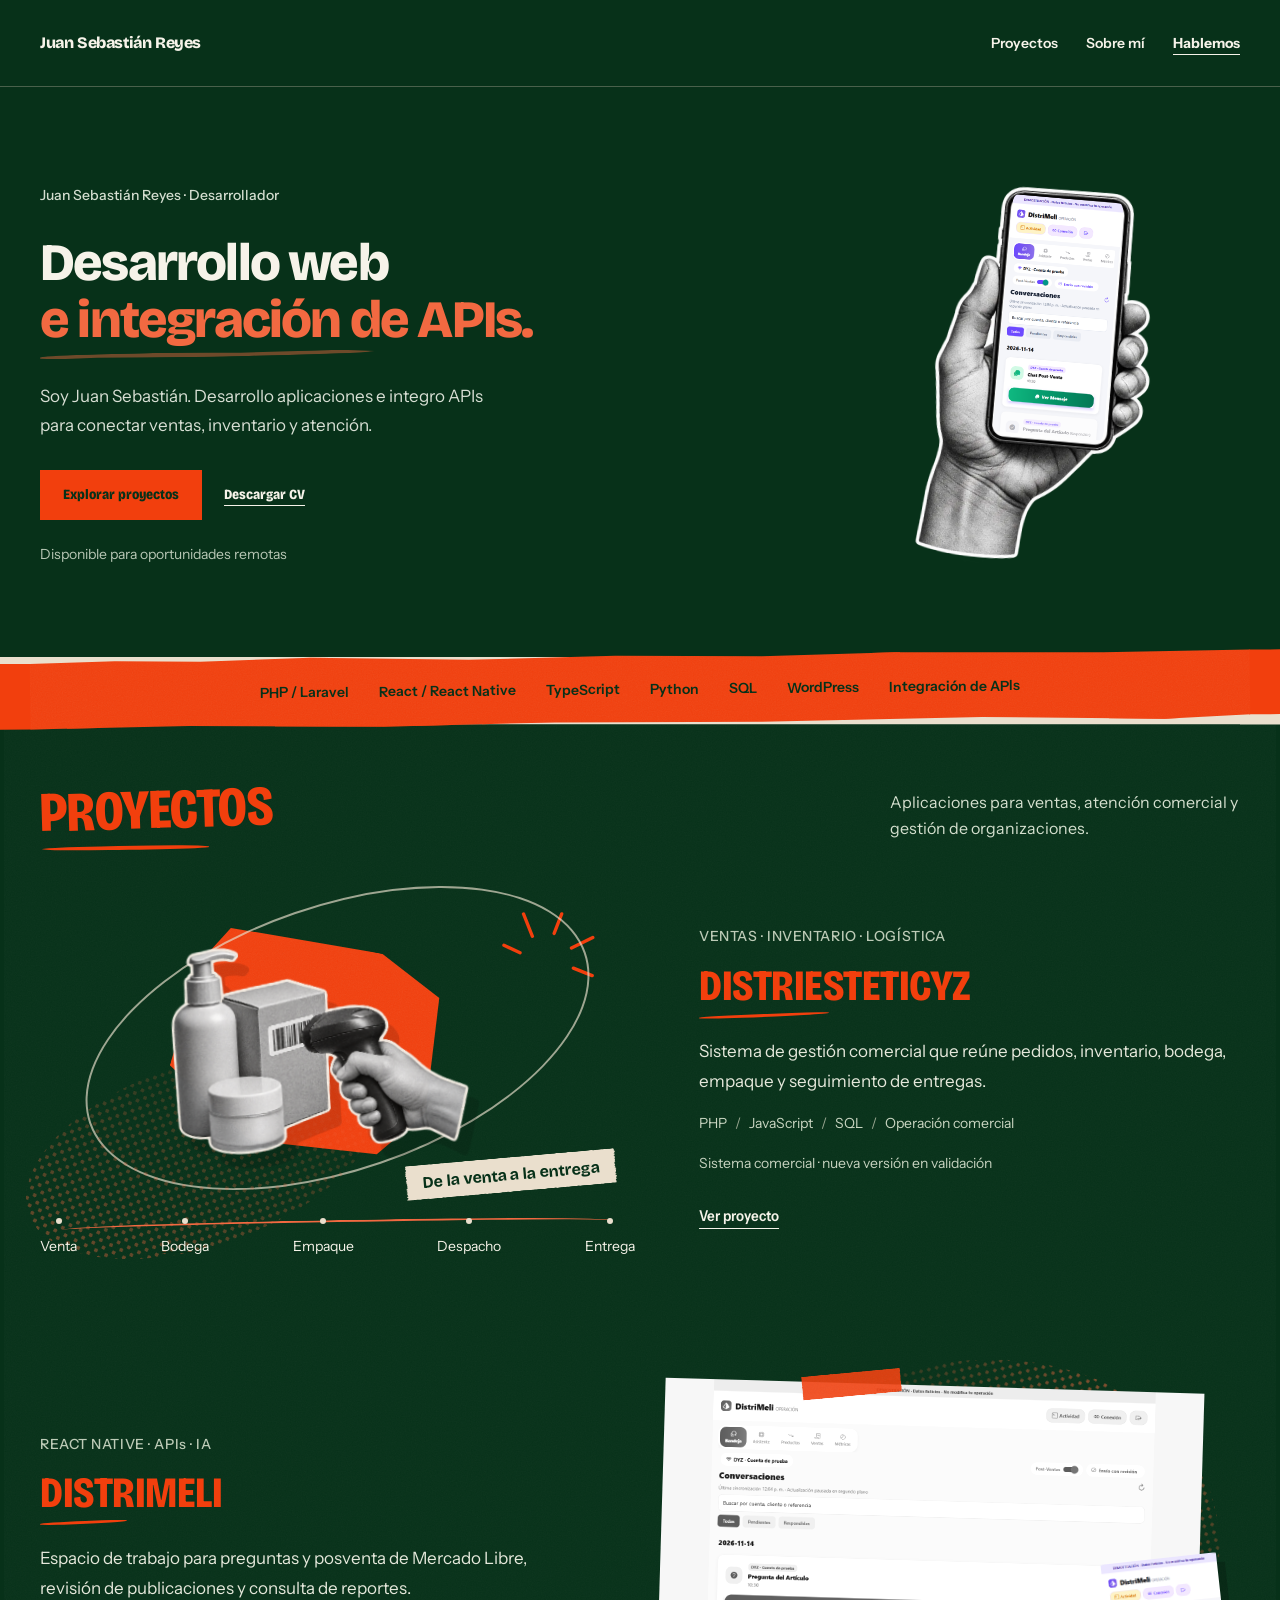
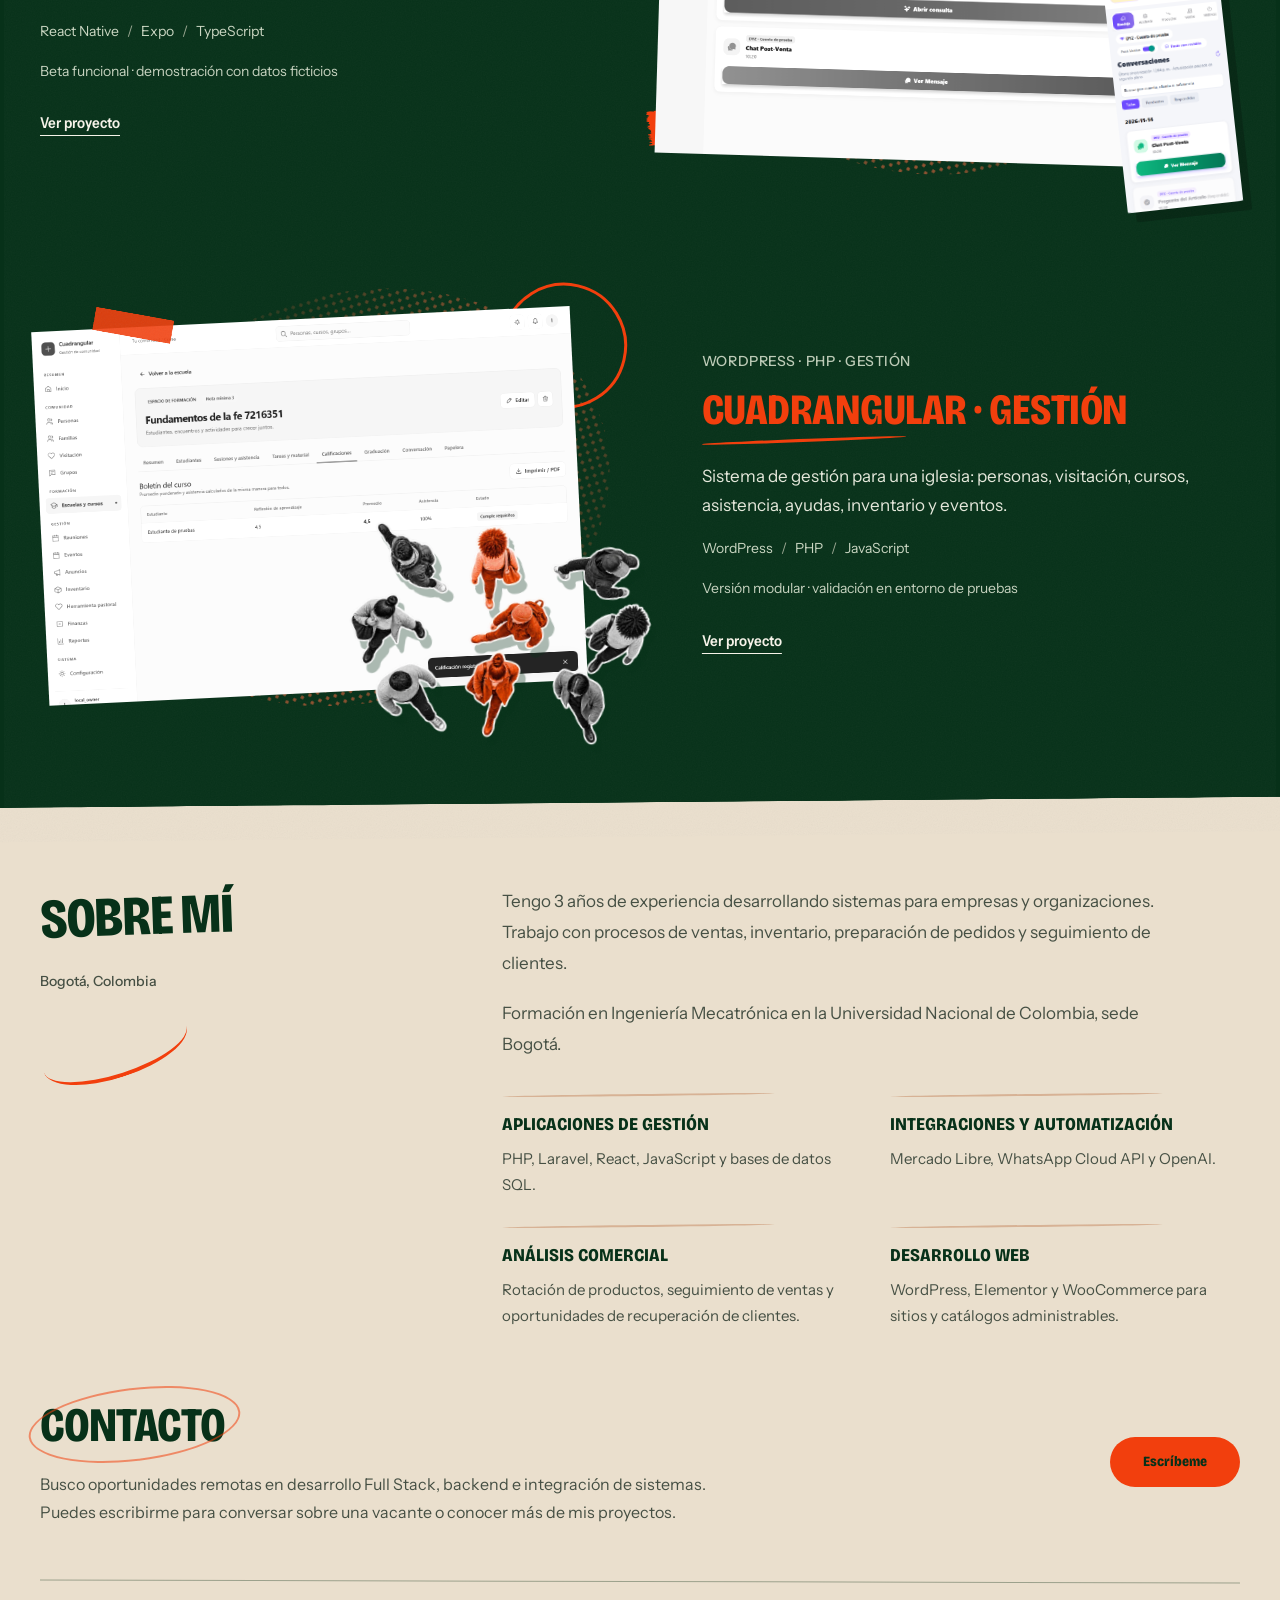
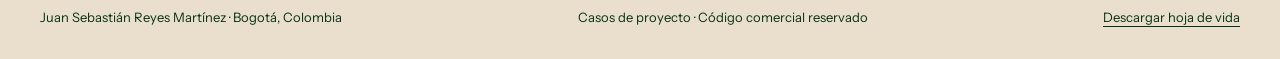
<file: index.html>
<!doctype html><html lang="es"><head><meta charset="utf-8"><meta name="viewport" content="width=device-width, initial-scale=1"><title>Desarrollo, automatización y sistemas de negocio | Juan Sebastián Reyes</title><meta name="description" content="Portafolio de Juan Sebastián Reyes: sistemas comerciales, aplicaciones e integraciones con APIs."><meta name="theme-color" content="#073119"><link rel="icon" href="favicon.svg" type="image/svg+xml"><link rel="stylesheet" href="style.css?v=inventory-8"></head><body class="home"><a class="skip" href="#main">Saltar al contenido</a><header class="nav"><div class="wrap nav-inner"><a class="brand" href="index.html">Juan Sebastián Reyes<span> / Desarrollo</span></a><nav class="nav-links" aria-label="Navegación principal"><a href="index.html#proyectos">Proyectos</a><a class="nav-about" href="index.html#sobre-mi">Sobre mí</a><a class="nav-contact" href="mailto:jreyesmaun@gmail.com">Hablemos</a></nav></div></header><main id="main"><div class="wrap"><div class="hero"><div><div class="eyebrow">Juan Sebastián Reyes · Desarrollador</div><h1>Desarrollo web<br><em>e integración de APIs.</em></h1><p class="intro">Soy Juan Sebastián. Desarrollo aplicaciones e integro APIs para conectar ventas, inventario y atención.</p><div class="actions"><a class="button" href="#proyectos">Explorar proyectos </a><a class="button secondary" href="Juan-Sebastian-Reyes-CV.pdf?v=perfiles-20261119" download>Descargar CV </a></div><p class="hero-availability">Disponible para oportunidades remotas</p></div><aside class="hero-side" aria-label="Vista de DistriMeli"><div class="collage"><div class="phone-cutout"><img class="phone-art" src="telefono-mano.webp" alt=""><img class="phone-screen" src="distrimeli-mobile.png" alt="DistriMeli: interfaz móvil de atención comercial con datos de demostración"></div></div></aside></div><div class="skill-strip" aria-label="Tecnologías principales"><span>PHP / Laravel</span><span>React / React Native</span><span>TypeScript</span><span>Python</span><span>SQL</span><span>WordPress</span><span>Integración de APIs</span></div><section id="proyectos"><div class="section-heading"><h2>Proyectos</h2><p>Aplicaciones para ventas, atención comercial y gestión de organizaciones.</p></div><article class="featured collage-logistics"><a class="preview" href="distriesteticyz.html" aria-label="Ver caso de Distriesteticyz"><span class="visual-art scene-logistics"><span class="ink-orbit" aria-hidden="true"></span><img class="delivery-cutout" src="inventario-scanner.png" alt="" width="900" height="900" loading="lazy"><svg class="drawn-marks" viewBox="0 0 150 120" aria-hidden="true"><g fill="none" stroke="currentColor" stroke-width="5" stroke-linecap="round"><path d="M34 76L8 70M47 48L27 18M78 37L83 6M108 53L136 31M117 82L147 87"/></g></svg><span class="route-caption">De la venta a la entrega</span></span><span class="collage-route"><span>Venta</span><span>Bodega</span><span>Empaque</span><span>Despacho</span><span>Entrega</span></span></a><div class="project-info"><span class="project-number">VENTAS · INVENTARIO · LOGÍSTICA</span><h3>Distriesteticyz</h3><p>Sistema de gestión comercial que reúne pedidos, inventario, bodega, empaque y seguimiento de entregas.</p><div class="tags"><span class="tag">PHP</span><span class="tag">JavaScript</span><span class="tag">SQL</span><span class="tag">Operación comercial</span></div><p class="scope-short">Sistema comercial · nueva versión en validación</p><a class="text-link" href="distriesteticyz.html">Ver proyecto </a></div></article><div class="project-grid"><article class="small-project collage-market"><a class="preview" href="distrimeli.html" aria-label="Ver caso de DistriMeli"><img src="distrimeli-demo.png" alt="Captura de DistriMeli en modo demostración con bandeja de preguntas y posventa de una cuenta de prueba." loading="lazy" width="1440" height="1000"><img class="mobile-layer" src="distrimeli-mobile.png" alt="" width="390" height="844" loading="lazy"><span class="collage-tape" aria-hidden="true"></span></a><div class="project-info"><span class="project-number">REACT NATIVE · APIs · IA</span><h3>DistriMeli</h3><p>Espacio de trabajo para preguntas y posventa de Mercado Libre, revisión de publicaciones y consulta de reportes.</p><div class="tags"><span class="tag">React Native</span><span class="tag">Expo</span><span class="tag">TypeScript</span></div><p class="scope-short">Beta funcional · demostración con datos ficticios</p><a class="text-link" href="distrimeli.html">Ver proyecto </a></div></article><article class="small-project collage-community"><a class="preview" href="gestion-comunidad.html" aria-label="Ver caso de Cuadrangular · Gestión"><img src="cuadrangular-demo.png" alt="Captura del boletín de un curso de Cuadrangular Gestión con estudiante de pruebas, nota y asistencia." loading="lazy" width="1440" height="1000"><img class="people-layer" src="personas-collage.webp" alt="" width="900" height="600" loading="lazy"><span class="collage-tape" aria-hidden="true"></span></a><div class="project-info"><span class="project-number">WORDPRESS · PHP · GESTIÓN</span><h3>Cuadrangular · Gestión</h3><p>Sistema de gestión para una iglesia: personas, visitación, cursos, asistencia, ayudas, inventario y eventos.</p><div class="tags"><span class="tag">WordPress</span><span class="tag">PHP</span><span class="tag">JavaScript</span></div><p class="scope-short">Versión modular · validación en entorno de pruebas</p><a class="text-link" href="gestion-comunidad.html">Ver proyecto </a></div></article></div></section><section class="about" id="sobre-mi"><div><h2>Sobre mí</h2><p class="about-location">Bogotá, Colombia</p></div><div class="about-text"><p>Tengo 3 años de experiencia desarrollando sistemas para empresas y organizaciones. Trabajo con procesos de ventas, inventario, preparación de pedidos y seguimiento de clientes.</p><p>Formación en Ingeniería Mecatrónica en la Universidad Nacional de Colombia, sede Bogotá.</p><div class="capabilities"><div><h3>Aplicaciones de gestión</h3><p>PHP, Laravel, React, JavaScript y bases de datos SQL.</p></div><div><h3>Integraciones y automatización</h3><p>Mercado Libre, WhatsApp Cloud API y OpenAI.</p></div><div><h3>Análisis comercial</h3><p>Rotación de productos, seguimiento de ventas y oportunidades de recuperación de clientes.</p></div><div><h3>Desarrollo web</h3><p>WordPress, Elementor y WooCommerce para sitios y catálogos administrables.</p></div></div></div></section><section class="contact" id="contacto"><div><h2>Contacto</h2><p>Busco oportunidades remotas en desarrollo Full Stack, backend e integración de sistemas. Puedes escribirme para conversar sobre una vacante o conocer más de mis proyectos.</p></div><a class="button" href="mailto:jreyesmaun@gmail.com">Escríbeme </a></section></div></main><footer class="wrap footer"><span>Juan Sebastián Reyes Martínez · Bogotá, Colombia</span><span>Casos de proyecto · Código comercial reservado</span><a href="Juan-Sebastian-Reyes-CV.pdf?v=perfiles-20261119" download>Descargar hoja de vida</a></footer></body></html>
</file>
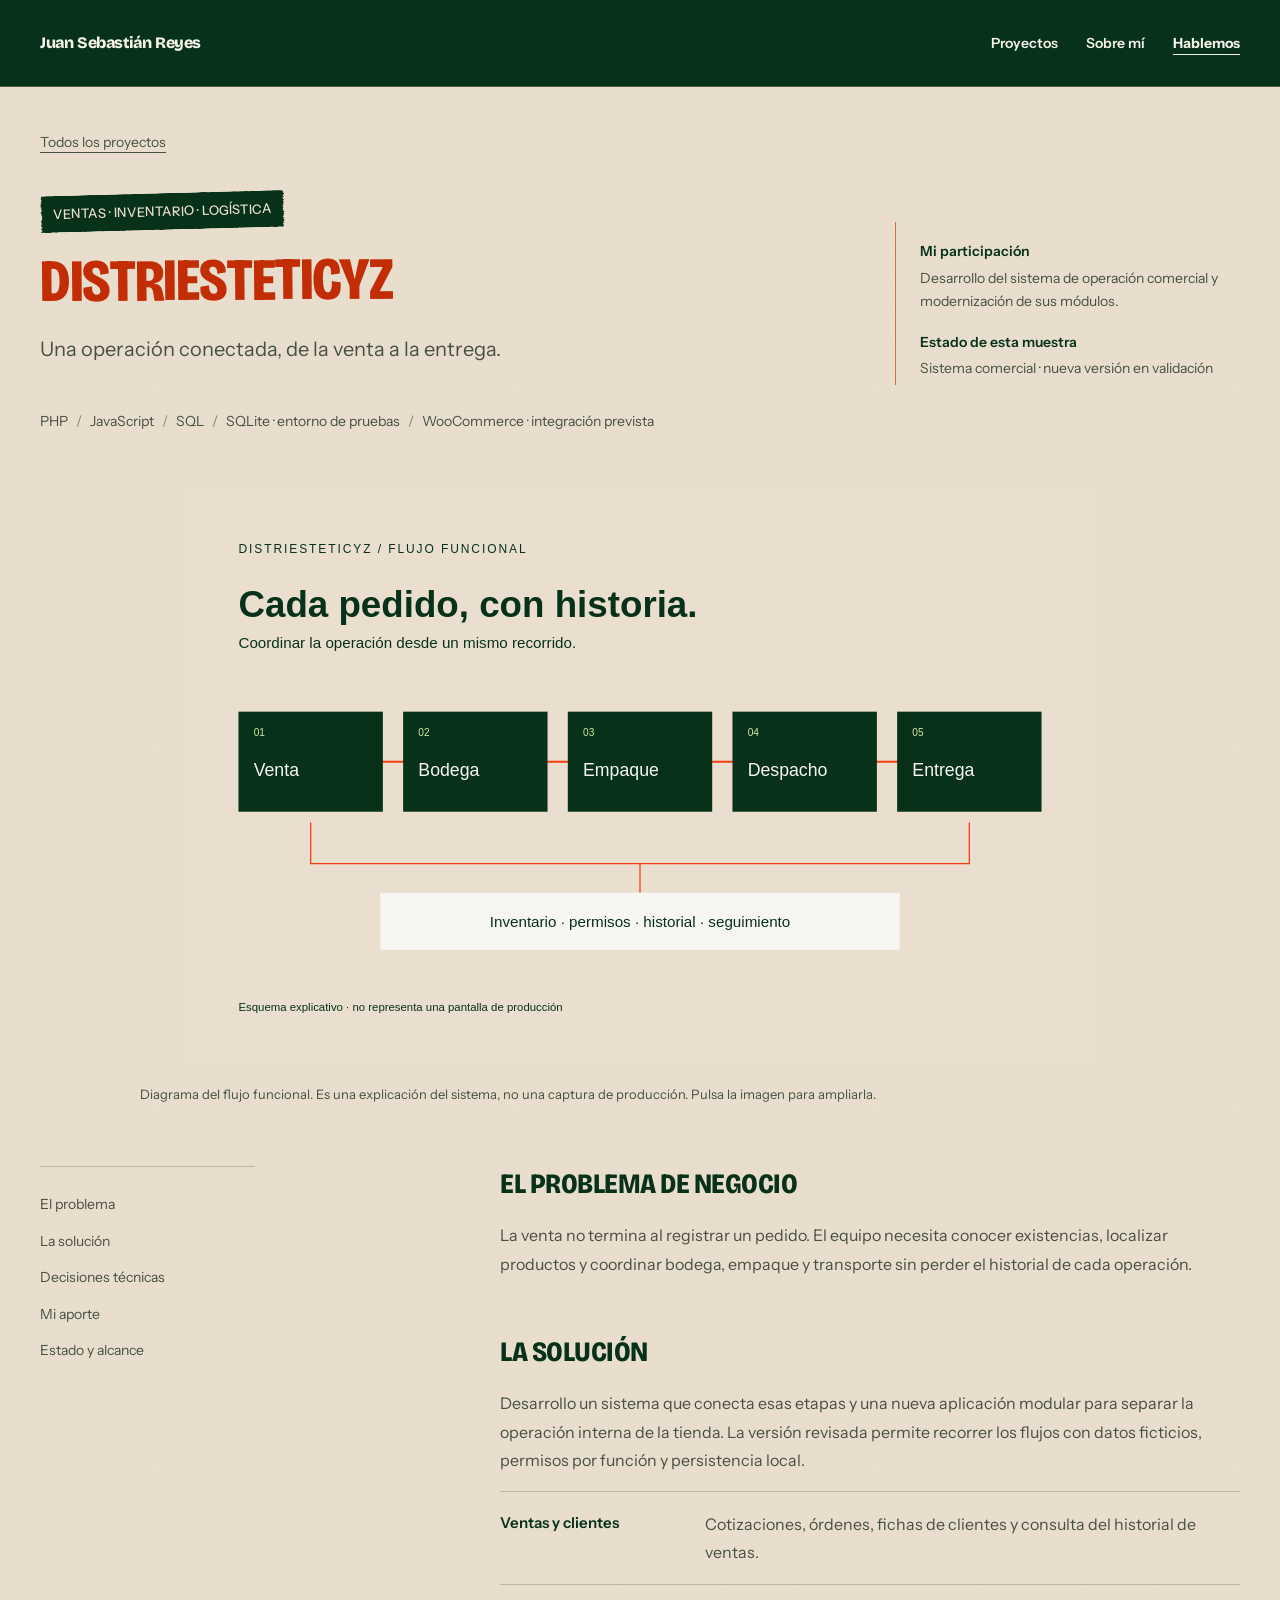
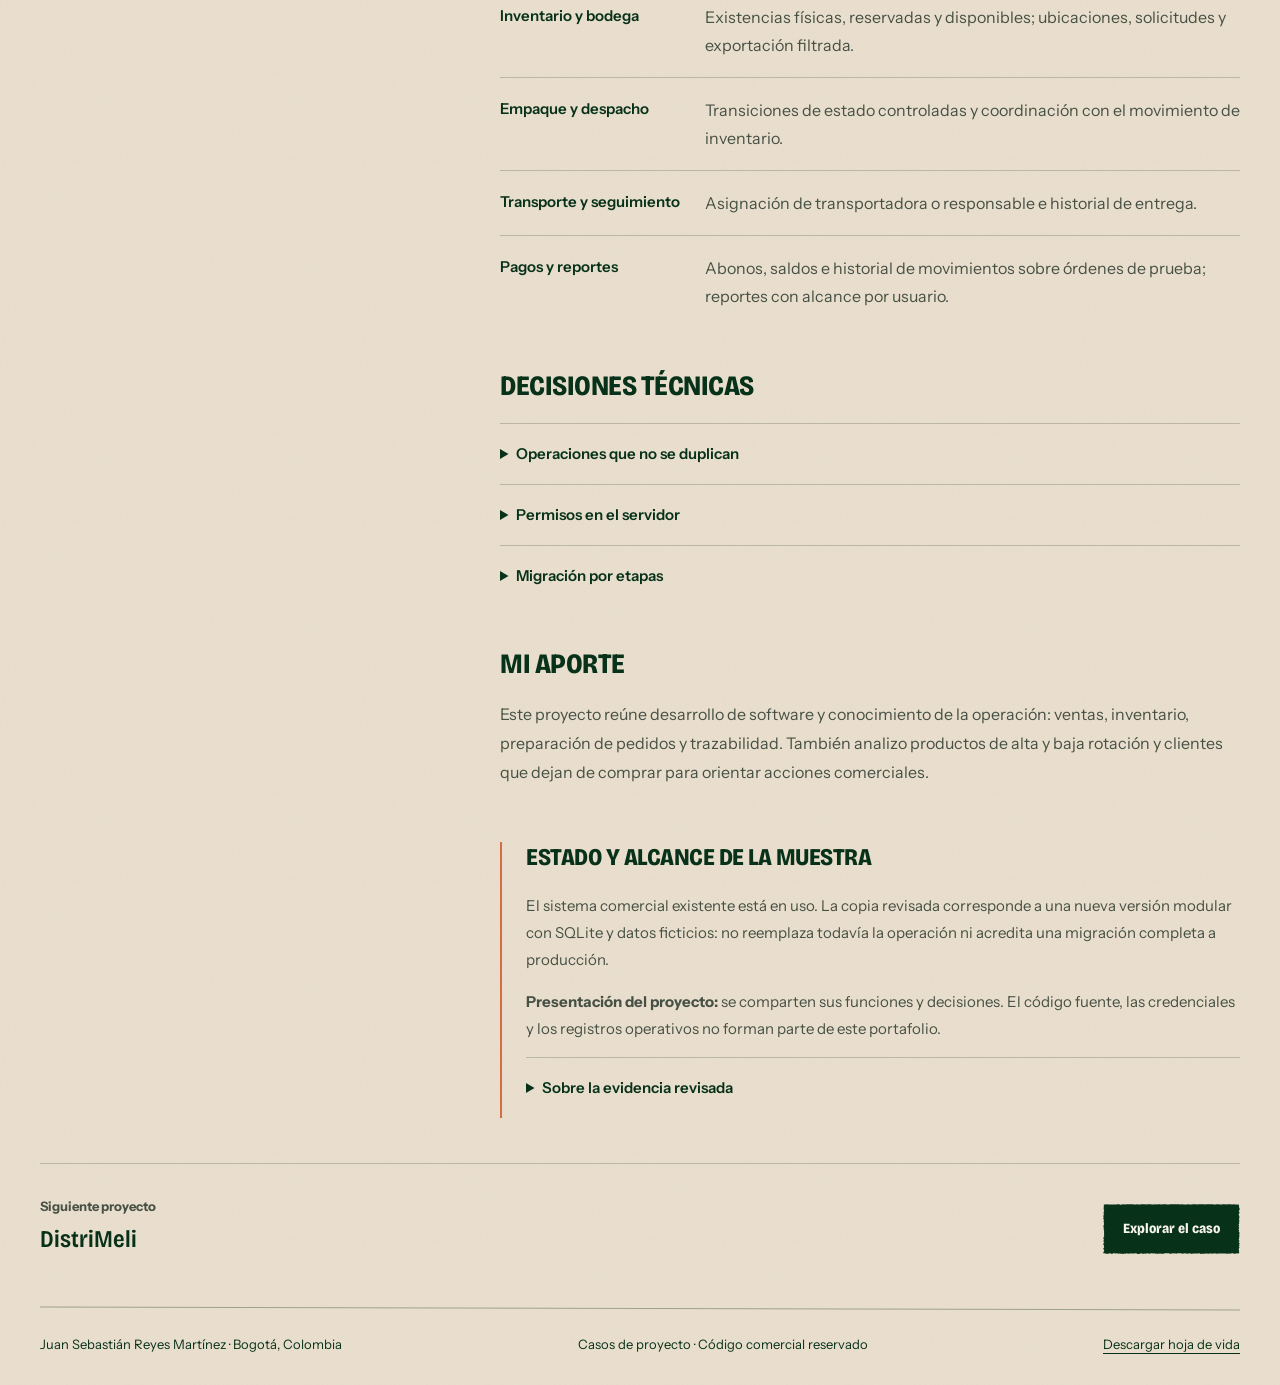
<file: distriesteticyz.html>
<!doctype html><html lang="es"><head><meta charset="utf-8"><meta name="viewport" content="width=device-width, initial-scale=1"><title>Distriesteticyz | Juan Sebastián Reyes</title><meta name="description" content="Sistema de gestión comercial que reúne pedidos, inventario, bodega, empaque y seguimiento de entregas."><meta name="theme-color" content="#073119"><link rel="icon" href="favicon.svg" type="image/svg+xml"><link rel="stylesheet" href="style.css?v=inventory-8"><script src="gallery.js" defer></script></head><body><a class="skip" href="#main">Saltar al contenido</a><header class="nav"><div class="wrap nav-inner"><a class="brand" href="index.html">Juan Sebastián Reyes<span> / Desarrollo</span></a><nav class="nav-links" aria-label="Navegación principal"><a href="index.html#proyectos">Proyectos</a><a class="nav-about" href="index.html#sobre-mi">Sobre mí</a><a class="nav-contact" href="mailto:jreyesmaun@gmail.com">Hablemos</a></nav></div></header><main id="main" class="wrap"><div class="case-top"><a class="back" href="index.html#proyectos">Todos los proyectos</a><div class="case-title"><div><div class="eyebrow">VENTAS · INVENTARIO · LOGÍSTICA</div><h1>Distriesteticyz</h1><p class="lead">Una operación conectada, de la venta a la entrega.</p></div><div class="case-meta"><div><strong>Mi participación</strong><p>Desarrollo del sistema de operación comercial y modernización de sus módulos.</p></div><div><strong>Estado de esta muestra</strong><p>Sistema comercial · nueva versión en validación</p></div></div></div><div class="tags"><span class="tag">PHP</span><span class="tag">JavaScript</span><span class="tag">SQL</span><span class="tag">SQLite · entorno de pruebas</span><span class="tag">WooCommerce · integración prevista</span></div></div><figure class="case-media"><button class="image-open" type="button" data-enlarge="flujo-dyz.svg" aria-label="Ampliar imagen del proyecto"><img src="flujo-dyz.svg" alt="Diagrama explicativo: venta, bodega, empaque, despacho y entrega, con inventario e historial compartidos." width="1440" height="900"></button><figcaption>Diagrama del flujo funcional. Es una explicación del sistema, no una captura de producción. Pulsa la imagen para ampliarla.</figcaption></figure><div class="case-body"><nav class="case-index" aria-label="Contenido del caso"><a href="#problema">El problema</a><a href="#solucion">La solución</a><a href="#decisiones">Decisiones técnicas</a><a href="#valor">Mi aporte</a><a href="#alcance">Estado y alcance</a></nav><div class="case-content"><section id="problema"><h2>El problema de negocio</h2><p>La venta no termina al registrar un pedido. El equipo necesita conocer existencias, localizar productos y coordinar bodega, empaque y transporte sin perder el historial de cada operación.</p></section><section id="solucion"><h2>La solución</h2><p>Desarrollo un sistema que conecta esas etapas y una nueva aplicación modular para separar la operación interna de la tienda. La versión revisada permite recorrer los flujos con datos ficticios, permisos por función y persistencia local.</p><ul class="feature-list"><li><strong>Ventas y clientes</strong><span>Cotizaciones, órdenes, fichas de clientes y consulta del historial de ventas.</span></li><li><strong>Inventario y bodega</strong><span>Existencias físicas, reservadas y disponibles; ubicaciones, solicitudes y exportación filtrada.</span></li><li><strong>Empaque y despacho</strong><span>Transiciones de estado controladas y coordinación con el movimiento de inventario.</span></li><li><strong>Transporte y seguimiento</strong><span>Asignación de transportadora o responsable e historial de entrega.</span></li><li><strong>Pagos y reportes</strong><span>Abonos, saldos e historial de movimientos sobre órdenes de prueba; reportes con alcance por usuario.</span></li></ul></section><section id="decisiones"><h2>Decisiones técnicas</h2><details><summary>Operaciones que no se duplican</summary><p>Las escrituras usan referencias de operación y comprobaciones de versión para tratar reintentos y cambios simultáneos.</p></details><details><summary>Permisos en el servidor</summary><p>Cada acción comprueba capacidades y acceso al registro; ocultar un botón no sustituye la autorización.</p></details><details><summary>Migración por etapas</summary><p>La aplicación nueva conserva separados los datos ficticios y las integraciones comerciales. La tienda WooCommerce continúa como sistema externo.</p></details></section><section id="valor"><h2>Mi aporte</h2><p>Este proyecto reúne desarrollo de software y conocimiento de la operación: ventas, inventario, preparación de pedidos y trazabilidad. También analizo productos de alta y baja rotación y clientes que dejan de comprar para orientar acciones comerciales.</p></section><section class="scope-box" id="alcance"><h2>Estado y alcance de la muestra</h2><p>El sistema comercial existente está en uso. La copia revisada corresponde a una nueva versión modular con SQLite y datos ficticios: no reemplaza todavía la operación ni acredita una migración completa a producción.</p><p><strong>Presentación del proyecto:</strong> se comparten sus funciones y decisiones. El código fuente, las credenciales y los registros operativos no forman parte de este portafolio.</p><details><summary>Sobre la evidencia revisada</summary><p>Revisión de los módulos de ventas, inventario y transporte, políticas de acceso y documentación de transición. El repositorio incluye pruebas locales; esta ficha no representa una auditoría ni una nueva ejecución de toda la suite.</p></details></section></div></div><div class="next-case"><div><div class="eyebrow">Siguiente proyecto</div><h2>DistriMeli</h2></div><a class="button secondary" href="distrimeli.html">Explorar el caso</a></div></main><dialog class="gallery-dialog" aria-label="Imagen ampliada"><button class="close-dialog" type="button">Cerrar ✕</button><img alt=""></dialog><footer class="wrap footer"><span>Juan Sebastián Reyes Martínez · Bogotá, Colombia</span><span>Casos de proyecto · Código comercial reservado</span><a href="Juan-Sebastian-Reyes-CV.pdf?v=perfiles-20261119" download>Descargar hoja de vida</a></footer></body></html>
</file>
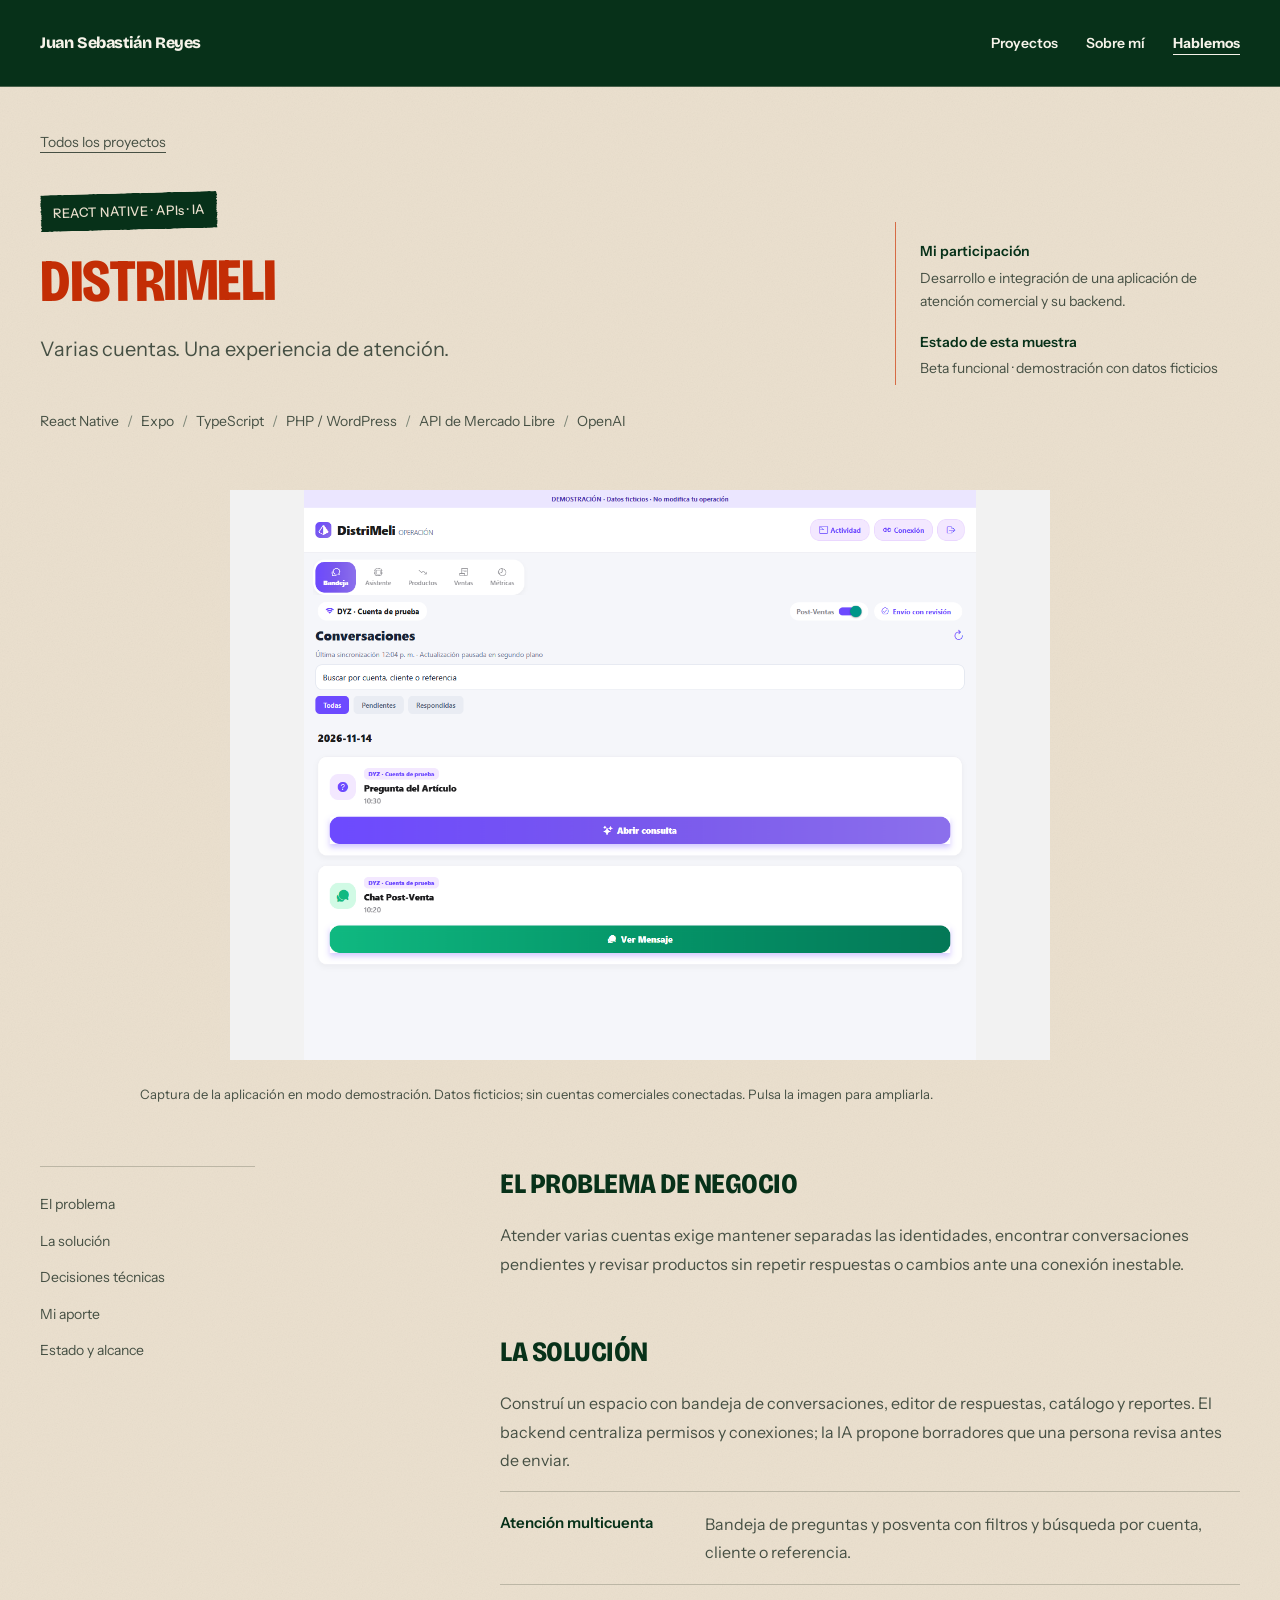
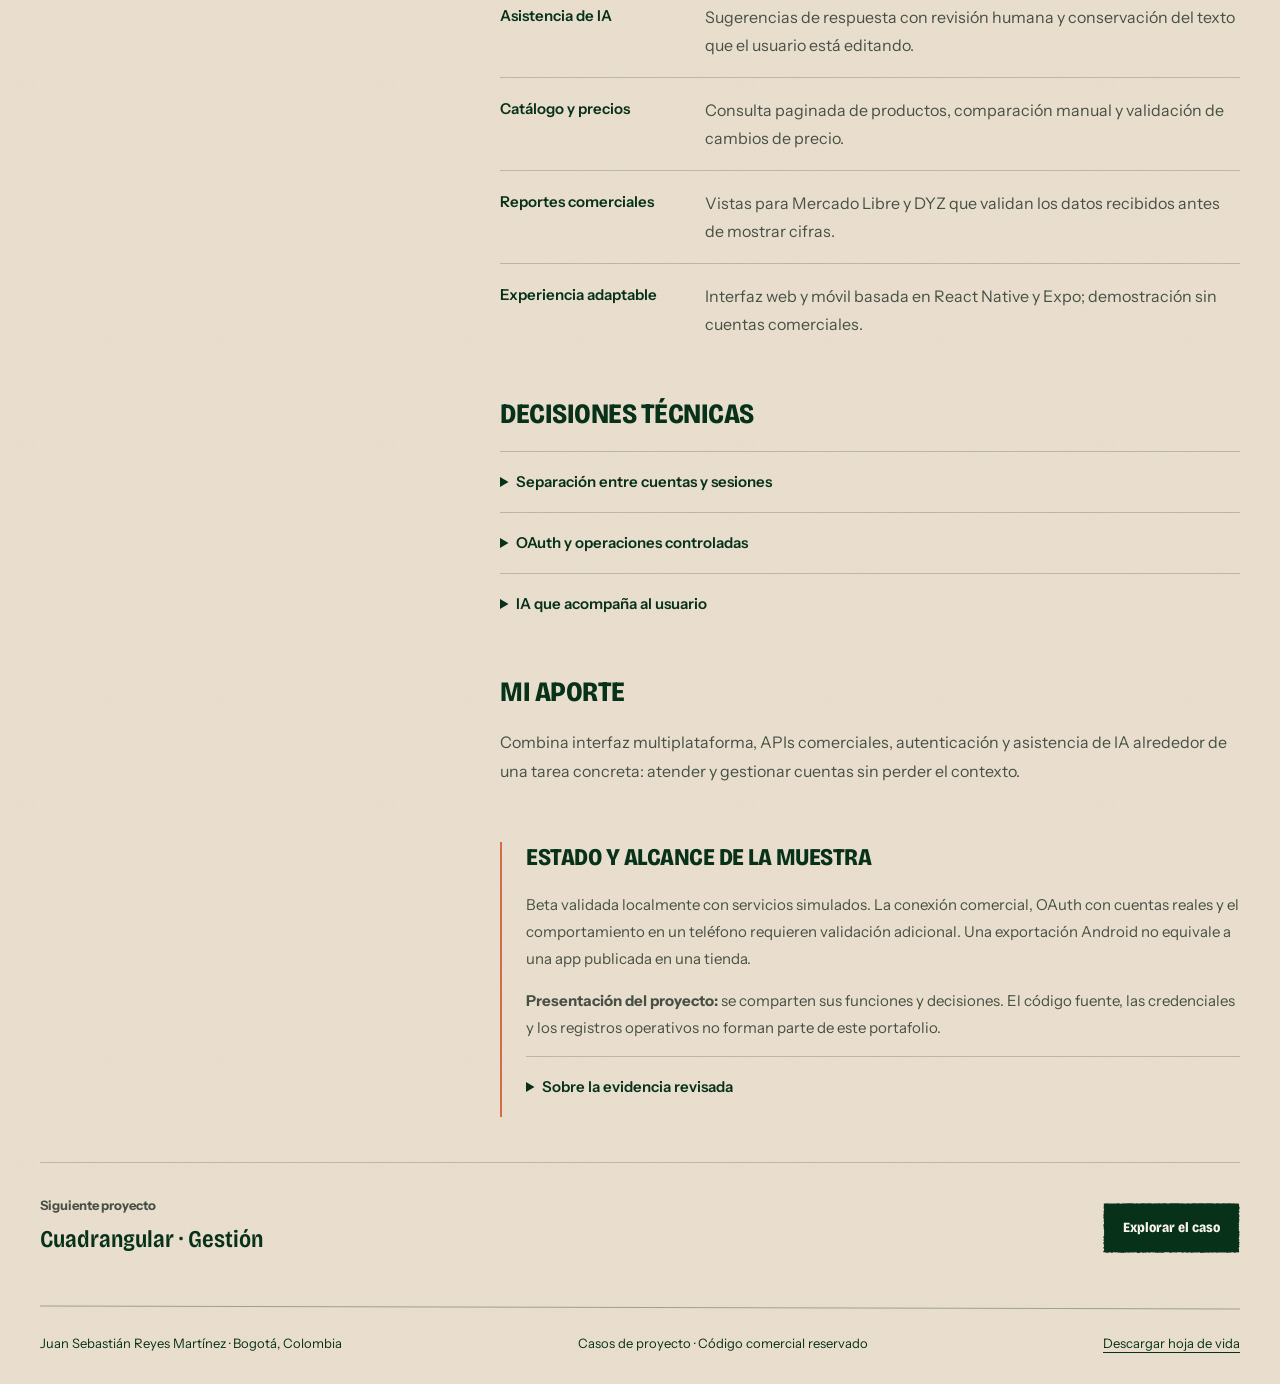
<file: distrimeli.html>
<!doctype html><html lang="es"><head><meta charset="utf-8"><meta name="viewport" content="width=device-width, initial-scale=1"><title>DistriMeli | Juan Sebastián Reyes</title><meta name="description" content="Espacio de trabajo para preguntas y posventa de Mercado Libre, revisión de publicaciones y consulta de reportes."><meta name="theme-color" content="#073119"><link rel="icon" href="favicon.svg" type="image/svg+xml"><link rel="stylesheet" href="style.css?v=inventory-8"><script src="gallery.js" defer></script></head><body><a class="skip" href="#main">Saltar al contenido</a><header class="nav"><div class="wrap nav-inner"><a class="brand" href="index.html">Juan Sebastián Reyes<span> / Desarrollo</span></a><nav class="nav-links" aria-label="Navegación principal"><a href="index.html#proyectos">Proyectos</a><a class="nav-about" href="index.html#sobre-mi">Sobre mí</a><a class="nav-contact" href="mailto:jreyesmaun@gmail.com">Hablemos</a></nav></div></header><main id="main" class="wrap"><div class="case-top"><a class="back" href="index.html#proyectos">Todos los proyectos</a><div class="case-title"><div><div class="eyebrow">REACT NATIVE · APIs · IA</div><h1>DistriMeli</h1><p class="lead">Varias cuentas. Una experiencia de atención.</p></div><div class="case-meta"><div><strong>Mi participación</strong><p>Desarrollo e integración de una aplicación de atención comercial y su backend.</p></div><div><strong>Estado de esta muestra</strong><p>Beta funcional · demostración con datos ficticios</p></div></div></div><div class="tags"><span class="tag">React Native</span><span class="tag">Expo</span><span class="tag">TypeScript</span><span class="tag">PHP / WordPress</span><span class="tag">API de Mercado Libre</span><span class="tag">OpenAI</span></div></div><figure class="case-media"><button class="image-open" type="button" data-enlarge="distrimeli-demo.png" aria-label="Ampliar imagen del proyecto"><img src="distrimeli-demo.png" alt="Captura de DistriMeli en modo demostración con bandeja de preguntas y posventa de una cuenta de prueba." width="1440" height="1000"></button><figcaption>Captura de la aplicación en modo demostración. Datos ficticios; sin cuentas comerciales conectadas. Pulsa la imagen para ampliarla.</figcaption></figure><div class="case-body"><nav class="case-index" aria-label="Contenido del caso"><a href="#problema">El problema</a><a href="#solucion">La solución</a><a href="#decisiones">Decisiones técnicas</a><a href="#valor">Mi aporte</a><a href="#alcance">Estado y alcance</a></nav><div class="case-content"><section id="problema"><h2>El problema de negocio</h2><p>Atender varias cuentas exige mantener separadas las identidades, encontrar conversaciones pendientes y revisar productos sin repetir respuestas o cambios ante una conexión inestable.</p></section><section id="solucion"><h2>La solución</h2><p>Construí un espacio con bandeja de conversaciones, editor de respuestas, catálogo y reportes. El backend centraliza permisos y conexiones; la IA propone borradores que una persona revisa antes de enviar.</p><ul class="feature-list"><li><strong>Atención multicuenta</strong><span>Bandeja de preguntas y posventa con filtros y búsqueda por cuenta, cliente o referencia.</span></li><li><strong>Asistencia de IA</strong><span>Sugerencias de respuesta con revisión humana y conservación del texto que el usuario está editando.</span></li><li><strong>Catálogo y precios</strong><span>Consulta paginada de productos, comparación manual y validación de cambios de precio.</span></li><li><strong>Reportes comerciales</strong><span>Vistas para Mercado Libre y DYZ que validan los datos recibidos antes de mostrar cifras.</span></li><li><strong>Experiencia adaptable</strong><span>Interfaz web y móvil basada en React Native y Expo; demostración sin cuentas comerciales.</span></li></ul></section><section id="decisiones"><h2>Decisiones técnicas</h2><details><summary>Separación entre cuentas y sesiones</summary><p>El servidor verifica acceso a cada cuenta. El cliente descarta respuestas tardías de una sesión anterior.</p></details><details><summary>OAuth y operaciones controladas</summary><p>La conexión implementa state, PKCE y almacenamiento cifrado de tokens. Las escrituras no se reenvían automáticamente cuando el resultado es incierto.</p></details><details><summary>IA que acompaña al usuario</summary><p>Un borrador tardío no reemplaza la edición humana. La aplicación no presenta al asistente como un operador autónomo del inventario.</p></details></section><section id="valor"><h2>Mi aporte</h2><p>Combina interfaz multiplataforma, APIs comerciales, autenticación y asistencia de IA alrededor de una tarea concreta: atender y gestionar cuentas sin perder el contexto.</p></section><section class="scope-box" id="alcance"><h2>Estado y alcance de la muestra</h2><p>Beta validada localmente con servicios simulados. La conexión comercial, OAuth con cuentas reales y el comportamiento en un teléfono requieren validación adicional. Una exportación Android no equivale a una app publicada en una tienda.</p><p><strong>Presentación del proyecto:</strong> se comparten sus funciones y decisiones. El código fuente, las credenciales y los registros operativos no forman parte de este portafolio.</p><details><summary>Sobre la evidencia revisada</summary><p>Se revisaron dependencias, contratos de reportes y rutas del backend. La documentación del proyecto registra pruebas de cliente, PHP y recorridos de navegador con datos ficticios; no se presenta una ejecución de CI en GitHub como realizada.</p></details></section></div></div><div class="next-case"><div><div class="eyebrow">Siguiente proyecto</div><h2>Cuadrangular · Gestión</h2></div><a class="button secondary" href="gestion-comunidad.html">Explorar el caso</a></div></main><dialog class="gallery-dialog" aria-label="Imagen ampliada"><button class="close-dialog" type="button">Cerrar ✕</button><img alt=""></dialog><footer class="wrap footer"><span>Juan Sebastián Reyes Martínez · Bogotá, Colombia</span><span>Casos de proyecto · Código comercial reservado</span><a href="Juan-Sebastian-Reyes-CV.pdf?v=perfiles-20261119" download>Descargar hoja de vida</a></footer></body></html>
</file>
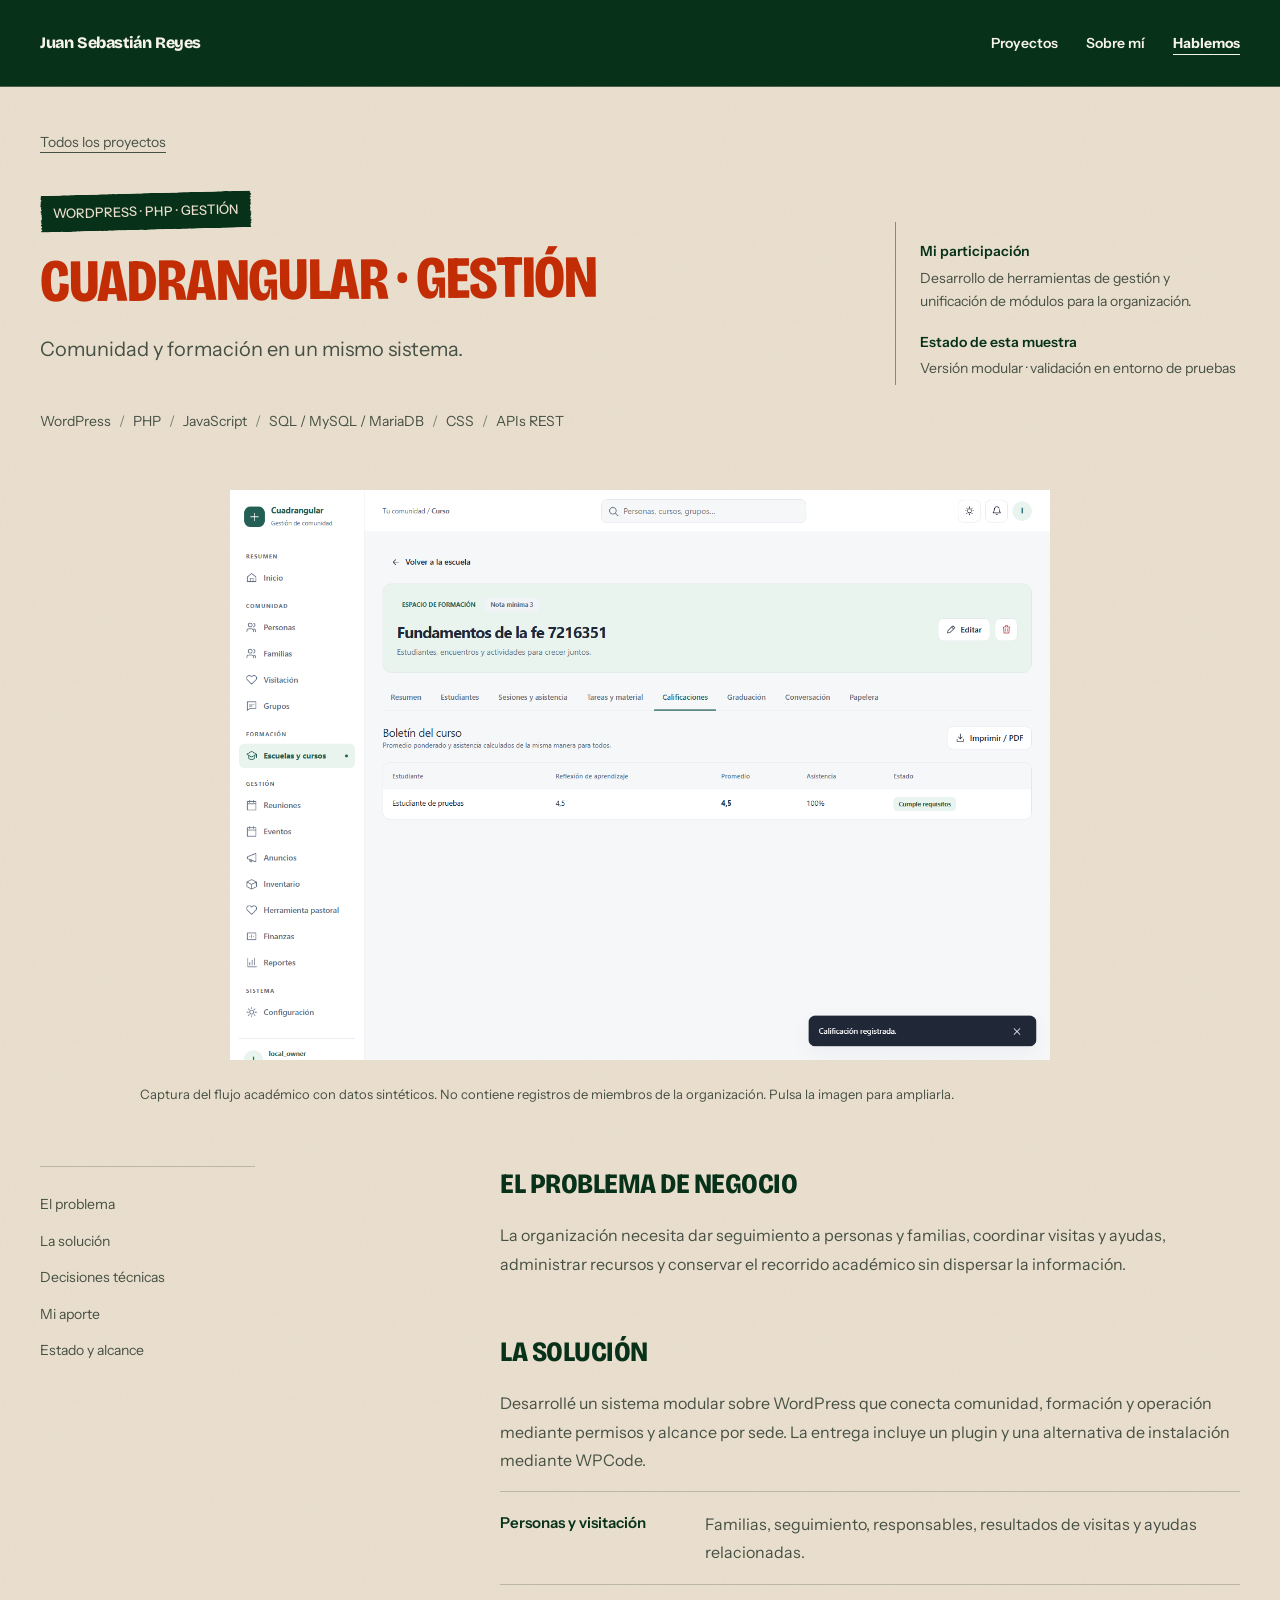
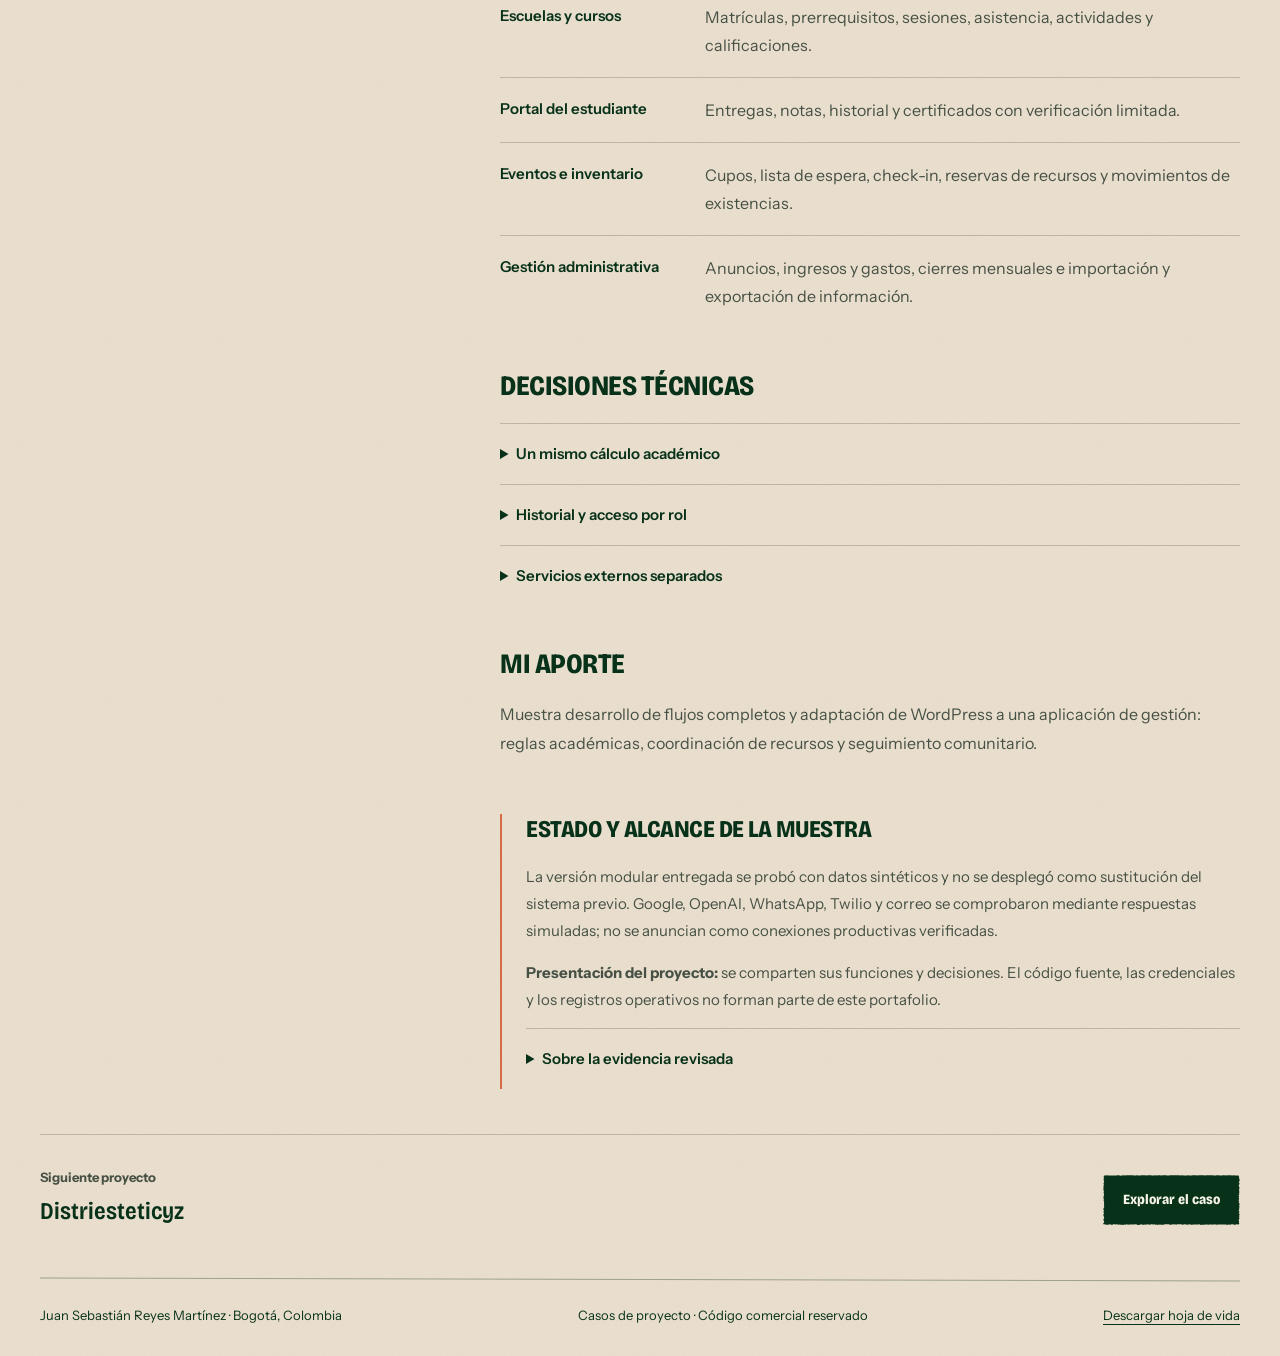
<file: gestion-comunidad.html>
<!doctype html><html lang="es"><head><meta charset="utf-8"><meta name="viewport" content="width=device-width, initial-scale=1"><title>Cuadrangular · Gestión | Juan Sebastián Reyes</title><meta name="description" content="Sistema de gestión para una iglesia: personas, visitación, cursos, asistencia, ayudas, inventario y eventos."><meta name="theme-color" content="#073119"><link rel="icon" href="favicon.svg" type="image/svg+xml"><link rel="stylesheet" href="style.css?v=inventory-8"><script src="gallery.js" defer></script></head><body><a class="skip" href="#main">Saltar al contenido</a><header class="nav"><div class="wrap nav-inner"><a class="brand" href="index.html">Juan Sebastián Reyes<span> / Desarrollo</span></a><nav class="nav-links" aria-label="Navegación principal"><a href="index.html#proyectos">Proyectos</a><a class="nav-about" href="index.html#sobre-mi">Sobre mí</a><a class="nav-contact" href="mailto:jreyesmaun@gmail.com">Hablemos</a></nav></div></header><main id="main" class="wrap"><div class="case-top"><a class="back" href="index.html#proyectos">Todos los proyectos</a><div class="case-title"><div><div class="eyebrow">WORDPRESS · PHP · GESTIÓN</div><h1>Cuadrangular · Gestión</h1><p class="lead">Comunidad y formación en un mismo sistema.</p></div><div class="case-meta"><div><strong>Mi participación</strong><p>Desarrollo de herramientas de gestión y unificación de módulos para la organización.</p></div><div><strong>Estado de esta muestra</strong><p>Versión modular · validación en entorno de pruebas</p></div></div></div><div class="tags"><span class="tag">WordPress</span><span class="tag">PHP</span><span class="tag">JavaScript</span><span class="tag">SQL / MySQL / MariaDB</span><span class="tag">CSS</span><span class="tag">APIs REST</span></div></div><figure class="case-media"><button class="image-open" type="button" data-enlarge="cuadrangular-demo.png" aria-label="Ampliar imagen del proyecto"><img src="cuadrangular-demo.png" alt="Captura del boletín de un curso de Cuadrangular Gestión con estudiante de pruebas, nota y asistencia." width="1440" height="1000"></button><figcaption>Captura del flujo académico con datos sintéticos. No contiene registros de miembros de la organización. Pulsa la imagen para ampliarla.</figcaption></figure><div class="case-body"><nav class="case-index" aria-label="Contenido del caso"><a href="#problema">El problema</a><a href="#solucion">La solución</a><a href="#decisiones">Decisiones técnicas</a><a href="#valor">Mi aporte</a><a href="#alcance">Estado y alcance</a></nav><div class="case-content"><section id="problema"><h2>El problema de negocio</h2><p>La organización necesita dar seguimiento a personas y familias, coordinar visitas y ayudas, administrar recursos y conservar el recorrido académico sin dispersar la información.</p></section><section id="solucion"><h2>La solución</h2><p>Desarrollé un sistema modular sobre WordPress que conecta comunidad, formación y operación mediante permisos y alcance por sede. La entrega incluye un plugin y una alternativa de instalación mediante WPCode.</p><ul class="feature-list"><li><strong>Personas y visitación</strong><span>Familias, seguimiento, responsables, resultados de visitas y ayudas relacionadas.</span></li><li><strong>Escuelas y cursos</strong><span>Matrículas, prerrequisitos, sesiones, asistencia, actividades y calificaciones.</span></li><li><strong>Portal del estudiante</strong><span>Entregas, notas, historial y certificados con verificación limitada.</span></li><li><strong>Eventos e inventario</strong><span>Cupos, lista de espera, check-in, reservas de recursos y movimientos de existencias.</span></li><li><strong>Gestión administrativa</strong><span>Anuncios, ingresos y gastos, cierres mensuales e importación y exportación de información.</span></li></ul></section><section id="decisiones"><h2>Decisiones técnicas</h2><details><summary>Un mismo cálculo académico</summary><p>El equipo y el estudiante consultan la misma lógica de notas y asistencia; una nota pendiente no se convierte automáticamente en cero.</p></details><details><summary>Historial y acceso por rol</summary><p>Papeleras, auditoría y permisos por función y sede permiten conservar trazabilidad sin exponer la información a cualquier usuario.</p></details><details><summary>Servicios externos separados</summary><p>Los módulos contemplan comunicaciones y otras integraciones, cuya puesta en marcha depende de cuentas autorizadas y pruebas reales.</p></details></section><section id="valor"><h2>Mi aporte</h2><p>Muestra desarrollo de flujos completos y adaptación de WordPress a una aplicación de gestión: reglas académicas, coordinación de recursos y seguimiento comunitario.</p></section><section class="scope-box" id="alcance"><h2>Estado y alcance de la muestra</h2><p>La versión modular entregada se probó con datos sintéticos y no se desplegó como sustitución del sistema previo. Google, OpenAI, WhatsApp, Twilio y correo se comprobaron mediante respuestas simuladas; no se anuncian como conexiones productivas verificadas.</p><p><strong>Presentación del proyecto:</strong> se comparten sus funciones y decisiones. El código fuente, las credenciales y los registros operativos no forman parte de este portafolio.</p><details><summary>Sobre la evidencia revisada</summary><p>Se inspeccionaron el paquete del plugin, los métodos de academia y operaciones, la guía y el informe de validación. La captura corresponde a un estudiante de pruebas.</p></details></section></div></div><div class="next-case"><div><div class="eyebrow">Siguiente proyecto</div><h2>Distriesteticyz</h2></div><a class="button secondary" href="distriesteticyz.html">Explorar el caso</a></div></main><dialog class="gallery-dialog" aria-label="Imagen ampliada"><button class="close-dialog" type="button">Cerrar ✕</button><img alt=""></dialog><footer class="wrap footer"><span>Juan Sebastián Reyes Martínez · Bogotá, Colombia</span><span>Casos de proyecto · Código comercial reservado</span><a href="Juan-Sebastian-Reyes-CV.pdf?v=perfiles-20261119" download>Descargar hoja de vida</a></footer></body></html>
</file>
<file: style.css>
:root{--paper:#f6f5ef;--ink:#183a2e;--muted:#59655f;--line:#d7ddd4;--lime:#d9eea6;--orange:#be4b29;--white:#fffef9;--radius:16px}*{box-sizing:border-box}html{scroll-behavior:smooth;scroll-padding-top:90px}body{margin:0;background:var(--paper);color:var(--ink);font-family:Arial,Helvetica,sans-serif;line-height:1.6}a{color:inherit}button{font:inherit}img{display:block;max-width:100%;height:auto}button,a{-webkit-tap-highlight-color:transparent}a:focus-visible,button:focus-visible,summary:focus-visible{outline:3px solid var(--orange);outline-offset:5px}::selection{background:var(--lime)}.wrap{width:min(1180px,calc(100% - 64px));margin:auto}.skip{position:absolute;top:-80px;background:var(--ink);color:white;padding:12px;z-index:9}.skip:focus{top:8px}.nav{border-bottom:1px solid var(--line);background:var(--paper)}.nav-inner{min-height:88px;display:flex;justify-content:space-between;align-items:center;gap:24px}.brand{text-decoration:none;font-size:17px;font-weight:700;letter-spacing:-.4px}.brand span{font-weight:400;color:var(--muted)}.nav-links{display:flex;gap:28px;align-items:center;font-size:14px}.nav-links a{text-decoration:none}.nav-links a:hover{text-decoration:underline}.nav-contact{border:1px solid var(--ink);padding:9px 16px;border-radius:100px}.eyebrow{font-size:12px;font-weight:700;letter-spacing:1.5px;text-transform:uppercase;color:var(--muted)}.hero{padding:84px 0 64px;display:grid;grid-template-columns:1.55fr .7fr;gap:60px;align-items:end}.hero h1{font-family:Georgia,'Times New Roman',serif;font-weight:400;font-size:clamp(46px,5.5vw,76px);line-height:1.07;letter-spacing:-2.6px;margin:22px 0 28px}.hero h1 em{font-style:italic;color:var(--orange)}.intro{font-size:18px;line-height:1.7;max-width:650px;color:var(--muted)}.hero-side{border-top:2px solid var(--ink);padding:25px 0 0;margin-bottom:10px}.hero-side p{font-size:15px;margin:8px 0 22px}.status{display:flex;align-items:center;gap:8px;font-size:12px;color:var(--muted)}.dot{width:7px;height:7px;background:#367b4e;border-radius:50%;flex-shrink:0}.actions{display:flex;flex-wrap:wrap;gap:14px;margin-top:28px}.button{display:inline-flex;align-items:center;justify-content:center;gap:20px;min-height:48px;padding:12px 21px;background:var(--ink);color:var(--white);text-decoration:none;border:1px solid var(--ink);border-radius:6px;font-size:14px;font-weight:600}.button:hover{background:#29553f}.button.secondary{background:transparent;color:var(--ink)}.button.secondary:hover{background:#e8eee2}.skill-strip{border-top:1px solid var(--line);border-bottom:1px solid var(--line);display:flex;flex-wrap:wrap;gap:12px 26px;padding:19px 0;font-size:13px;color:var(--muted)}.skill-strip span:before{content:'+';color:var(--orange);margin-right:9px}section{padding:72px 0}.section-heading{display:flex;align-items:baseline;justify-content:space-between;gap:24px;margin-bottom:35px}.section-heading h2,.about h2,.contact h2{font-family:Georgia,serif;font-size:40px;line-height:1.15;font-weight:400;letter-spacing:-1px;margin:0}.section-heading p{font-size:13px;color:var(--muted);max-width:300px}.featured{display:grid;grid-template-columns:1.2fr 1fr;gap:40px;align-items:center;padding-bottom:44px;border-bottom:1px solid var(--line)}.preview{display:block;overflow:hidden;border-radius:var(--radius);background:#e8eee7;border:1px solid #dce2d8}.preview img{width:100%;transition:transform .25s ease}.preview:hover img{transform:scale(1.025)}.project-number{color:var(--orange);font-size:12px;letter-spacing:1px;font-weight:700}.project-info h3,.small-project h3{font-size:30px;line-height:1.2;letter-spacing:-1px;margin:14px 0}.project-info p,.small-project p{color:var(--muted);font-size:16px}.tags{display:flex;gap:7px;flex-wrap:wrap;margin:20px 0}.tag{border:1px solid var(--line);padding:4px 10px;border-radius:100px;font-size:11px;color:var(--muted)}.text-link{display:inline-flex;gap:24px;align-items:center;text-underline-offset:6px;font-size:14px;font-weight:700}.project-grid{display:grid;grid-template-columns:1fr 1fr;gap:36px;padding-top:40px}.small-project .preview{aspect-ratio:1.44;display:flex;align-items:center;background:#edeef5}.small-project .preview img{width:100%;height:100%;object-fit:cover;object-position:top}.small-project .project-number{display:block;margin-top:23px}.small-project h3{font-size:26px}.small-project p{max-width:500px}.scope-short{font-size:12px!important;line-height:1.5;color:var(--muted)}.about{border-top:1px solid var(--line);display:grid;grid-template-columns:.8fr 1.2fr;gap:80px}.about-text>p{font-size:18px;color:var(--muted);margin-top:0}.capabilities{display:grid;grid-template-columns:1fr 1fr;gap:22px 26px;margin-top:30px}.capabilities h3{font-size:15px;margin:0 0 5px}.capabilities p{font-size:14px;margin:0;color:var(--muted)}.contact{padding:54px;background:var(--ink);color:var(--paper);border-radius:var(--radius);margin-bottom:60px;display:flex;gap:40px;justify-content:space-between;align-items:center}.contact h2{font-size:38px}.contact p{color:#d0dbd0;max-width:590px}.contact .button{background:var(--lime);color:var(--ink);border-color:var(--lime);white-space:nowrap}.footer{border-top:1px solid var(--line);padding:25px 0 35px;font-size:12px;color:var(--muted);display:flex;justify-content:space-between;gap:24px}.footer a{text-underline-offset:4px}.case-top{padding:45px 0 42px}.back{font-size:13px;text-decoration:none;color:var(--muted)}.case-title{display:grid;grid-template-columns:1.5fr .65fr;gap:60px;align-items:end;margin-top:42px}.case-title h1{font-size:clamp(40px,5.2vw,66px);font-family:Georgia,serif;line-height:1.1;font-weight:400;letter-spacing:-2px;margin:18px 0}.case-title .lead{font-size:21px;color:var(--muted);max-width:700px;line-height:1.5}.case-meta{border-left:1px solid var(--line);padding-left:24px;font-size:13px}.case-meta strong{display:block;color:var(--ink);margin-top:18px}.case-meta p{margin:4px 0;color:var(--muted)}.case-media{margin:0;padding:0}.image-open{border:1px solid var(--line);border-radius:var(--radius);padding:0;display:block;overflow:hidden;width:100%;cursor:zoom-in;background:#e8eee7}.case-media img{width:100%;max-height:670px;object-fit:contain}.case-media figcaption{font-size:12px;color:var(--muted);padding:12px 0}.case-body{display:grid;grid-template-columns:230px 1fr;gap:70px;padding-top:50px}.case-index{font-size:13px;position:sticky;top:24px;align-self:start;border-top:1px solid var(--line);padding-top:20px}.case-index a{display:block;text-decoration:none;margin:12px 0;color:var(--muted)}.case-index a:hover{color:var(--orange)}.case-content section{padding:0 0 45px}.case-content h2{font-family:Georgia,serif;font-size:32px;line-height:1.2;font-weight:400;letter-spacing:-.6px;margin:0 0 20px}.case-content p{font-size:17px;color:var(--muted)}.feature-list{list-style:none;padding:0;margin:0}.feature-list li{border-top:1px solid var(--line);padding:17px 0;display:grid;grid-template-columns:190px 1fr;gap:25px;font-size:15px}.feature-list strong{font-size:14px}.feature-list span{color:var(--muted)}details{border-top:1px solid var(--line);padding:18px 0}summary{cursor:pointer;font-weight:600;font-size:15px}details p{font-size:15px!important;margin-bottom:0}.scope-box{padding:25px!important;background:#e8eee3;border-radius:12px;margin-bottom:45px}.scope-box h2{font-size:27px}.scope-box p{font-size:15px}.next-case{border-top:1px solid var(--line);padding:40px 0 60px;display:flex;justify-content:space-between;gap:24px;align-items:center}.next-case h2{font-size:24px;margin:4px 0}.gallery-dialog{width:min(1500px,96vw);max-width:96vw;max-height:94vh;border:0;padding:50px 14px 14px;background:var(--white);border-radius:10px}.gallery-dialog::backdrop{background:rgba(12,30,22,.83)}.gallery-dialog img{max-height:80vh;margin:auto;object-fit:contain}.close-dialog{position:absolute;right:14px;top:10px;border:1px solid var(--line);border-radius:4px;background:var(--white);padding:5px 13px;cursor:pointer}.print-only{display:none}
@media(max-width:850px){.wrap{width:calc(100% - 40px)}.hero{grid-template-columns:1fr;gap:30px;padding-top:55px}.hero-side{display:grid;grid-template-columns:1fr 1fr;gap:14px}.hero h1{font-size:58px}.hero-side p{margin-bottom:8px}.featured{grid-template-columns:1fr;gap:26px}.project-info h3{font-size:30px}.about{gap:35px;grid-template-columns:1fr}.contact{padding:32px;flex-direction:column;align-items:flex-start}.case-title{grid-template-columns:1fr;gap:15px}.case-meta{border-left:0;padding-left:0;display:grid;grid-template-columns:1fr 1fr;gap:20px}.case-body{grid-template-columns:1fr;gap:20px}.case-index{position:static;display:flex;gap:18px;flex-wrap:wrap;padding:12px 0;border-bottom:1px solid var(--line)}.case-index a{margin:0}.case-title h1{font-size:50px}.section-heading h2{font-size:36px}}
@media(max-width:560px){.wrap{width:calc(100% - 32px)}.nav-inner{min-height:76px;gap:12px}.brand{font-size:15px}.brand span{display:block;font-size:12px}.nav-links{gap:14px;font-size:12px}.nav-links .nav-about{display:none}.nav-contact{padding:7px 11px}.hero{padding:44px 0 35px}.hero h1{font-size:46px;letter-spacing:-1.9px}.intro{font-size:16px}.hero-side{grid-template-columns:1fr}.hero-side .side-note{display:none}.actions{gap:10px}.button{font-size:13px;padding:11px 15px;gap:10px}.skill-strip{gap:10px 16px;font-size:12px}.section-heading{display:block}.section-heading p{max-width:none}section{padding:48px 0}.project-grid{grid-template-columns:1fr;gap:36px}.project-info h3{font-size:28px}.capabilities{grid-template-columns:1fr}.about{gap:25px}.contact{padding:28px 24px;margin-bottom:35px}.contact h2{font-size:32px}.footer{flex-direction:column;gap:9px}.case-top{padding-top:28px}.case-title{margin-top:28px}.case-title h1{font-size:41px;overflow-wrap:anywhere}.case-title .lead{font-size:19px}.case-meta{grid-template-columns:1fr;gap:0}.case-media img{max-height:none}.case-body{padding-top:30px}.feature-list li{grid-template-columns:1fr;gap:5px}.case-content h2{font-size:28px}.case-content p{font-size:16px}.next-case{align-items:flex-start;flex-direction:column}.next-case h2{font-size:23px}.case-index{font-size:12px;gap:12px}.tags{margin:16px 0}}
@media(prefers-reduced-motion:reduce){html{scroll-behavior:auto}*{transition:none!important}}@media print{.nav,.case-index,.contact,.footer,.next-case,.actions,.gallery-dialog{display:none}.wrap{width:100%}.case-body{display:block}.case-title{display:block}.case-meta{border:0;padding:0}.case-media img{max-height:320px}.case-content section{break-inside:avoid}.case-content details{display:block}body{background:white;color:black}.case-top{padding-top:0}}

/* COLLAGE REDESIGN */
@font-face{font-family:Bricolage;src:url('bricolage.woff2') format('woff2');font-weight:200 800;font-stretch:75% 100%;font-display:swap}
@font-face{font-family:Instrument;src:url('instrument.woff2') format('woff2');font-weight:400 700;font-stretch:75% 100%;font-display:swap}
:root{--paper:#EADFCF;--ink:#073119;--muted:#465044;--line:#bcb6a5;--lime:#f4f9f0;--orange:#c32d05;--white:#F8F6F3;--radius:0px;--signal:#F23F0D}
body{font-family:Instrument,Arial,sans-serif;background:var(--paper)}
.wrap{width:min(1200px,calc(100% - 72px))}h1,h2,h3,.brand,.button,.collage-label{font-family:Bricolage,Arial,sans-serif;font-stretch:85%}
.nav{background:var(--ink);color:var(--white);border-color:#49614b}.nav-inner{min-height:86px}.brand{font-size:19px;font-weight:800}.brand span{color:#d1dacb;font-size:13px;margin-left:8px}.nav-links{font-weight:600}.nav-contact{border:0;background:var(--signal);color:var(--ink);border-radius:0;font-weight:800;clip-path:polygon(0 0,100% 0,100% 75%,90% 100%,0 100%)}
.home{background:linear-gradient(var(--ink) 0 815px,var(--paper) 815px)}
.hero{position:relative;grid-template-columns:1.15fr 1fr;align-items:center;gap:25px;min-height:638px;padding:65px 0 40px;color:var(--white)}
.hero:before{content:'';position:absolute;pointer-events:none;inset:0 -30px;background:radial-gradient(#f23f0d44 .8px,transparent 1px);background-size:9px 9px;mask-image:linear-gradient(90deg,transparent 40%,#000);z-index:0}.hero>div,.hero>aside{position:relative}
.hero .eyebrow{color:#e4d9c8;font-size:11px;letter-spacing:1.9px}.hero h1{font-family:Bricolage,Arial,sans-serif;font-stretch:75%;font-size:clamp(64px,6.5vw,92px);line-height:.91;letter-spacing:-4px;font-weight:800;margin:27px 0}.hero h1 em{font-style:normal;color:var(--signal)}.hero .intro{font-size:16px;line-height:1.65;max-width:530px;color:#e4e5d9}.hero-side{border:0;padding:0;margin:0;min-width:0}.hero .status{color:#f4f9f0;justify-content:center;font-size:11px;letter-spacing:.3px}.dot{background:#e6f3ad;box-shadow:0 0 0 4px #e6f3ad22}
.button{border:0;border-radius:0;font-size:14px;font-weight:800;min-height:50px;background:var(--ink);padding:13px 23px;box-shadow:4px 4px 0 #07311920;transition:transform .18s,background .18s}.button:hover{background:#194b2c;transform:translate(-2px,-2px)}.hero .button{background:var(--signal);color:var(--ink);box-shadow:4px 4px 0 #0003}.hero .button.secondary{background:transparent;border:1px solid #adbb9f;color:var(--white);box-shadow:none}.hero .button.secondary:hover{background:#21472f}.actions{gap:16px}
.collage{height:470px;position:relative;isolation:isolate}.collage-orbit{position:absolute;inset:45px 10px 25px 25px;border:1px solid #f23f0d88;border-radius:50%;transform:rotate(-20deg)}.collage-orbit:after{content:'';position:absolute;inset:26px -20px;border:1px dashed #e9dece55;border-radius:50%;transform:rotate(45deg)}
.paper-screen{position:absolute;top:70px;left:2%;width:74%;padding:9px 9px 20px;background:var(--white);color:var(--ink);transform:rotate(-10deg);box-shadow:9px 10px 0 #0004;clip-path:polygon(0 2%,96% 0,100% 96%,85% 98%,70% 97%,42% 100%,0 97%)}.paper-screen img{width:100%;filter:grayscale(1);border:1px solid #aaa}.paper-caption{display:block;font-size:9px;font-weight:700;letter-spacing:1px;padding:4px 4px 9px}.phone-cutout{position:absolute;top:10px;right:-10px;width:72%;aspect-ratio:2/3;transform:rotate(10deg);filter:drop-shadow(8px 10px 0 #0003)}.phone-art{position:absolute;inset:0;width:100%;height:100%}.phone-screen{position:absolute;left:34.4%;top:6.4%;width:42%;height:59.8%;object-fit:cover;object-position:top;border-radius:4%}
.experience-stamp{position:absolute;z-index:4;left:0;bottom:62px;width:135px;height:135px;background:var(--signal);color:var(--ink);display:flex;flex-direction:column;align-items:center;justify-content:center;transform:rotate(-12deg);clip-path:polygon(50% 0,60% 10%,75% 4%,79% 20%,96% 25%,90% 40%,100% 50%,90% 60%,96% 75%,80% 80%,75% 96%,60% 90%,50% 100%,40% 90%,25% 96%,20% 80%,4% 75%,10% 60%,0 50%,10% 40%,4% 25%,20% 20%,25% 4%,40% 10%)}.experience-stamp strong{font:800 52px/.9 Bricolage}.experience-stamp span{font-size:10px;font-weight:800;text-align:center;line-height:1.15;margin-top:5px}.collage-label{position:absolute;z-index:5;padding:8px 16px;background:var(--paper);color:var(--ink);font-weight:800;letter-spacing:1px;font-size:13px;box-shadow:5px 5px 0 #0003;white-space:nowrap}.label-one{top:20px;left:0;transform:rotate(-5deg)}.label-two{right:0;bottom:29px;background:var(--signal);transform:rotate(-5deg)}.collage-cross{position:absolute;right:3px;top:3px;color:var(--signal);font-size:68px;line-height:1}
.skill-strip{position:relative;background:var(--paper);color:var(--ink);border:0;margin:20px -12px 0;padding:24px 26px;justify-content:space-between;gap:12px;font-weight:700;font-size:12px;transform:rotate(-1deg);clip-path:polygon(0 6%,8% 2%,15% 5%,30% 0,40% 4%,55% 0,70% 4%,83% 0,100% 4%,100% 96%,88% 100%,73% 96%,60% 100%,44% 97%,30% 100%,12% 97%,0 100%)}.skill-strip span:before{content:'✳';color:var(--orange)}
#proyectos{position:relative;padding-top:90px;background:var(--paper)}#proyectos:before{content:'';position:absolute;inset:40px -36px 0;background:var(--paper);z-index:-1}.section-heading{align-items:end;border-bottom:2px solid var(--ink);padding-bottom:24px;margin-bottom:42px}.section-heading h2,.about h2,.contact h2{font-family:Bricolage,Arial,sans-serif;font-weight:800;font-stretch:75%;text-transform:uppercase;font-size:clamp(36px,4.5vw,62px);line-height:.95;letter-spacing:-2px;max-width:650px}.section-heading p{font-size:14px;line-height:1.6}
.preview{border:9px solid var(--white);border-bottom-width:27px;border-radius:0;box-shadow:7px 8px 0 #07311925;transform:rotate(-2deg)}.featured{gap:58px;padding:8px 8px 55px;grid-template-columns:1.1fr 1fr}.project-info h3,.small-project h3{font-weight:800;font-size:35px;letter-spacing:-1.4px}.project-number{display:inline-block;background:var(--ink);color:var(--white);padding:7px 10px;font-size:10px;letter-spacing:1px;transform:rotate(-1deg)}.tag{border-color:#8d9a83;border-radius:0;color:var(--ink);font-size:11px;background:#f8f6f333}.text-link{font-family:Bricolage;font-size:16px;gap:40px}.text-link:hover{color:var(--orange)}.project-grid{gap:65px;padding:48px 10px 0}.small-project:nth-child(2) .preview{transform:rotate(2deg)}.small-project .preview{aspect-ratio:1.55}.small-project .preview img{filter:grayscale(1);transition:filter .3s,transform .3s}.small-project .preview:hover img{filter:none}.small-project .project-number{margin-top:35px}.scope-short{font-size:12px!important}.about{padding:65px 0 75px;gap:65px;border-top:2px solid var(--ink);grid-template-columns:.9fr 1.1fr}.about h2{font-size:51px}.about .eyebrow{color:var(--orange)}.about-text>p{font-size:18px}.capabilities{gap:25px}.capabilities h3{font-weight:800;font-size:17px}.capabilities>div{border-top:1px solid var(--line);padding-top:15px}
.contact{position:relative;background:var(--signal);color:var(--ink);border-radius:0;padding:65px 55px;clip-path:polygon(0 5%,93% 0,100% 15%,100% 95%,7% 100%,0 85%);margin-bottom:40px;gap:40px}.contact h2{font-size:48px;max-width:650px}.contact p{color:var(--ink);font-size:16px}.contact .button{background:var(--ink);color:var(--white);box-shadow:5px 5px 0 #07311930}.footer{border-color:#9ba68e;color:var(--ink);font-size:11px}
.case-top{padding:40px 0}.case-title{gap:55px;margin-top:35px}.case-title h1{font-family:Bricolage;font-stretch:75%;font-size:clamp(40px,5.2vw,70px);font-weight:800;letter-spacing:-2px;text-transform:uppercase;line-height:1}.case-title .lead{font-size:23px}.case-top .eyebrow{color:var(--orange)}.case-meta{border-left:2px solid var(--signal)}.case-meta strong{font-family:Bricolage;font-size:15px}.image-open{border:10px solid var(--white);border-bottom-width:20px;box-shadow:7px 7px 0 #07311920;border-radius:0}.case-content h2{font-family:Bricolage;font-size:36px;letter-spacing:-1px;font-weight:800;line-height:1.1}.case-index{border-top:3px solid var(--signal)}.case-index a{color:var(--ink)}.case-index a:hover{text-decoration:underline}.scope-box{border-radius:0;background:#f8f6f3;border-left:4px solid var(--signal);padding:28px!important}.gallery-dialog,.close-dialog{border-radius:0}.next-case{border-top:2px solid var(--ink)}
@media(min-width:1500px){.home{background:linear-gradient(var(--ink) 0 815px,var(--paper) 815px)}}
@media(max-width:1000px){.hero h1{font-size:70px}.hero{gap:10px}.collage{height:415px}.phone-cutout{top:50px;width:82%}.experience-stamp{width:115px;height:115px;bottom:80px}.label-two{font-size:10px;bottom:44px}.collage-label{font-size:11px}.skill-strip{justify-content:flex-start;gap:12px 24px}.home{background:linear-gradient(var(--ink) 0 830px,var(--paper) 830px)}.brand span{display:none}.about h2{font-size:42px}}
@media(max-width:850px){.wrap{width:calc(100% - 40px)}.home{background:var(--paper)}.home .nav{background:var(--ink)}.hero{grid-template-columns:1fr;gap:0;padding:45px 0 30px;background:var(--ink);box-shadow:0 0 0 20px var(--ink)}.hero:before{inset:0;mask-image:linear-gradient(0deg,#000,transparent)}.hero h1{font-size:80px}.hero .intro{max-width:600px}.hero-side{display:block;max-width:480px;width:100%;margin:15px auto 0}.collage{height:470px}.phone-cutout{top:5px;width:72%}.experience-stamp{bottom:65px;width:135px;height:135px}.label-two{bottom:25px;font-size:13px}.collage-label{font-size:13px}.hero .status{padding-top:8px}.skill-strip{margin-top:22px;padding:20px 12px;transform:none;clip-path:none;border-bottom:1px solid var(--line)}#proyectos{padding-top:55px}.section-heading h2{font-size:49px}.featured{grid-template-columns:1fr;gap:33px;padding-left:5px;padding-right:5px}.project-grid{gap:35px}.project-info h3{font-size:35px}.about{grid-template-columns:1fr;gap:30px}.about h2{font-size:48px}.contact{padding:55px 35px;gap:20px}.contact h2{font-size:45px}.case-title{gap:15px}.case-meta{border-left:0;border-top:1px solid var(--line);padding-top:10px}.case-title h1{font-size:51px}.case-body{gap:25px}.case-content h2{font-size:32px}}
@media(max-width:560px){.wrap{width:calc(100% - 36px)}.nav-inner{min-height:76px;gap:8px}.brand{font-size:15px;max-width:135px;line-height:1.1}.nav-links{gap:15px;font-size:11px}.nav-contact{padding:9px 10px}.hero{box-shadow:0 0 0 18px var(--ink);padding-top:37px}.hero .eyebrow{font-size:9px;letter-spacing:1.1px}.hero h1{font-size:clamp(54px,15.8vw,82px);letter-spacing:-3px;margin:24px 0}.hero .intro{font-size:15px}.hero .actions{gap:10px}.hero .button{font-size:12px;padding:12px 15px}.hero-side{margin-top:22px}.collage{height:390px;max-width:360px;margin:auto}.phone-cutout{width:76%;right:0;top:16px}.paper-screen{top:65px;width:76%}.experience-stamp{width:108px;height:108px;bottom:48px}.experience-stamp strong{font-size:42px}.experience-stamp span{font-size:8px}.collage-label{font-size:10px;padding:8px 10px}.label-one{top:20px}.label-two{font-size:10px;bottom:15px;right:3px}.collage-cross{font-size:52px;right:0}.hero .status{font-size:10px}.skill-strip{font-size:11px;gap:12px 20px;margin-left:0;margin-right:0;padding:18px 0}.section-heading h2{font-size:42px;letter-spacing:-1.5px}.section-heading p{margin-bottom:0}.section-heading{padding-bottom:20px;margin-bottom:30px}.preview{border-width:7px;border-bottom-width:20px;box-shadow:5px 6px 0 #07311925}.project-grid{grid-template-columns:1fr;padding-top:30px;gap:44px}.project-info h3,.small-project h3{font-size:30px}.project-number{font-size:9px;letter-spacing:.6px}.featured{padding-bottom:35px}.about{padding:45px 0}.about h2{font-size:43px}.about-text>p{font-size:16px}.capabilities{grid-template-columns:1fr;gap:18px}.contact{padding:45px 25px;clip-path:polygon(0 3%,92% 0,100% 7%,100% 97%,8% 100%,0 93%)}.contact h2{font-size:39px}.contact p{font-size:15px}.footer{font-size:11px}.case-title h1{font-size:clamp(32px,9vw,45px);overflow-wrap:anywhere}.case-title .lead{font-size:20px}.case-title .eyebrow{font-size:10px;letter-spacing:1px}.case-content h2{font-size:29px}.case-content p{font-size:16px}.case-body{padding-top:25px}.scope-box{padding:22px!important}.image-open{border-width:6px;border-bottom-width:13px}.case-media figcaption{font-size:11px}.next-case h2{font-size:25px}}
@media(max-width:360px){.collage{height:345px}.label-two{font-size:9px}.experience-stamp{bottom:35px}.hero .button{padding:11px 12px}.nav-links{gap:10px}}
@media(prefers-reduced-motion:reduce){*{transition:none!important;scroll-behavior:auto!important}}
@media print{body,.home{background:white}.hero{color:black;box-shadow:none;background:white}.hero .intro,.hero .eyebrow{color:black}.hero-side,.skill-strip{display:none}.hero{display:block}.preview,.image-open{box-shadow:none;transform:none}}

.phone-cutout{width:64%;max-width:320px;right:18px}.hero h1{font-stretch:100%;font-size:clamp(68px,7.5vw,102px)}@media(max-width:850px){.phone-cutout{width:64%;right:18px}.hero h1{font-size:85px}}@media(max-width:560px){.phone-cutout{width:70%;right:10px}.hero h1{font-size:clamp(54px,16vw,82px)}}

.home #main{overflow-x:clip}.collage-orbit{overflow:hidden}.section-heading h2,.about h2,.contact h2{font-stretch:100%}.section-heading h2{font-size:clamp(36px,4vw,56px)}

/* Portada simplificada: un recorte y una sola jerarquía visual. */
.home{background:var(--paper)}
.hero{min-height:570px;grid-template-columns:1.25fr .75fr;gap:65px;padding:65px 0 60px;background:var(--ink);box-shadow:0 0 0 100vmax var(--ink);clip-path:inset(0 -100vmax)}
.hero:before{display:none}
.hero h1{font-size:clamp(52px,5.2vw,74px);line-height:1.02;letter-spacing:-2.6px;margin:28px 0 25px;text-transform:none}
.hero h1 em{color:#F26941}
.hero .eyebrow{font-size:10px;letter-spacing:1.5px;color:#c6d2c3}
.hero .intro{max-width:460px;font-size:17px;line-height:1.7;color:#d8dfd4}
.hero .actions{margin-top:30px;gap:22px;align-items:center}
.hero .button{box-shadow:none}
.hero .button.secondary{border:0;padding:10px 0;background:none;text-decoration:underline;text-underline-offset:6px}
.hero-availability{font-size:11px;color:#b8c7b5;margin:23px 0 0}
.hero-side{margin:0;max-width:none}
.collage{height:405px;max-width:340px;margin:auto}
.phone-cutout{top:0;right:25px;width:265px;max-width:none;transform:rotate(5deg);filter:none}
.skill-strip{transform:none;clip-path:none;margin:0;padding:26px 0;border-bottom:1px solid var(--line);font-weight:500;font-size:12px;gap:14px 22px}
.skill-strip span:before{content:'';margin:0}
#proyectos{padding-top:72px}
@media(max-width:1000px) and (min-width:851px){.hero{gap:30px}.hero h1{font-size:58px}.phone-cutout{width:235px;right:10px}.collage{height:370px}}
@media(max-width:850px){.hero{grid-template-columns:1.1fr .8fr;gap:20px;min-height:510px;padding:50px 0}.hero h1{font-size:52px}.hero .intro{font-size:16px}.hero .eyebrow{font-size:9px;letter-spacing:.8px}.phone-cutout{width:210px;right:5px;top:15px}.collage{height:345px}.hero-side{margin:0;width:100%}.hero .actions{gap:16px}.hero .button{font-size:12px;padding:12px 15px}}
@media(max-width:620px){.hero{grid-template-columns:1fr;gap:26px;padding:45px 0 28px}.hero h1{font-size:clamp(45px,11.8vw,67px);letter-spacing:-1.8px;margin:25px 0 22px}.hero .intro{max-width:440px;font-size:16px}.hero .eyebrow{font-size:9px;letter-spacing:.7px}.hero .actions{margin-top:25px;gap:24px}.hero-availability{margin-top:21px}.hero-side{max-width:300px;margin:auto}.collage{height:295px;width:260px;max-width:100%;margin:auto}.phone-cutout{width:190px;top:0;right:35px;transform:rotate(4deg)}.skill-strip{font-size:11px;gap:15px 22px;padding:23px 0}#proyectos{padding-top:45px}}

/* Refinamiento general */
.hero h1{font-size:clamp(40px,4.1vw,57px);line-height:1.09;letter-spacing:-1.8px;max-width:680px}
.hero .eyebrow{font-size:.875rem;letter-spacing:0;text-transform:none;color:#d3ddcf;font-weight:500}
.hero-availability{font-size:.875rem}.hero .button,.button{font-size:.875rem}
.brand{font-stretch:100%;font-size:1rem}.brand span{display:none}.nav-links{font-size:.875rem}.nav-contact{background:none;color:var(--white);padding:9px 0;border:0;clip-path:none;text-decoration:underline!important;text-underline-offset:6px}
.skill-strip{font-size:.875rem;justify-content:flex-start;gap:14px 30px;color:var(--muted)}
section{padding:64px 0}.section-heading{border:0;padding:0;margin-bottom:48px;align-items:center;gap:45px}.section-heading h2,.about h2,.contact h2{font-family:Bricolage,Arial,sans-serif;font-size:2.25rem;line-height:1.15;font-weight:700;letter-spacing:-1px;text-transform:none;font-stretch:100%;margin:0}.section-heading p{font-size:1rem;max-width:430px;margin:0;color:var(--muted)}
#proyectos{padding:72px 0 60px}#proyectos:before{display:none}
.featured,.small-project{display:grid;grid-template-columns:1.1fr 1fr;gap:64px;align-items:center;padding:32px 8px 50px;border-bottom:1px solid var(--line)}
.project-grid{display:block;padding:0}.small-project{padding-top:54px;padding-bottom:54px}.small-project:last-child{border-bottom:0;padding-bottom:15px}
.preview,.small-project .preview{display:block;aspect-ratio:auto;padding:0;border:8px solid var(--white);border-bottom-width:18px;background:var(--white);box-shadow:3px 4px 0 #07311912;border-radius:0;transform:rotate(-.8deg);overflow:hidden}
.small-project:nth-child(2) .preview{transform:rotate(.8deg)}
.preview img,.small-project .preview img{width:100%;height:auto;object-fit:contain;filter:none;transition:transform .2s}.preview:hover img{transform:scale(1.015)}
.project-number,.small-project .project-number{background:none;color:var(--muted);padding:0;transform:none;font-size:.8125rem;letter-spacing:0;font-weight:500;margin:0;display:block;text-transform:none}
.project-info h3,.small-project h3{font-size:1.875rem;font-weight:700;line-height:1.2;font-stretch:100%;letter-spacing:-.7px;margin:12px 0 15px}.project-info p,.small-project p{font-size:1rem;line-height:1.7;max-width:none;margin:0 0 15px}
.tags{gap:0;margin:15px 0}.tag{border:0;padding:0;background:none;color:var(--muted);font-size:.875rem;line-height:1.7;white-space:normal}.tag:not(:last-child):after{content:' / ';white-space:pre;color:#7a8475;margin:0 5px}
.project-info .scope-short,.small-project .scope-short{font-size:.875rem!important;color:var(--muted);margin-bottom:20px;line-height:1.6}.text-link{font-family:Instrument,Arial,sans-serif;font-size:.9375rem;font-weight:600;gap:0;text-underline-offset:5px}
.about{border-top:1px solid var(--line);grid-template-columns:.65fr 1.35fr;gap:75px;padding:65px 0}.about-location{font-size:.875rem;color:var(--muted);margin:15px 0 0}.about-text>p{font-size:1rem;line-height:1.8;max-width:690px;margin:0 0 20px}.capabilities{gap:28px 38px;margin-top:35px}.capabilities>div{border-top:0;padding:0}.capabilities h3{font-family:Instrument,Arial,sans-serif;font-size:1rem;font-weight:600;line-height:1.5;margin-bottom:8px}.capabilities p{font-size:.9375rem;line-height:1.7}
.contact{padding:44px 42px;background:var(--white);color:var(--ink);margin:5px 0 50px;clip-path:polygon(0 0,calc(100% - 22px) 0,100% 22px,100% 100%,0 100%);align-items:center;gap:50px;border-left:3px solid #d66b45}.contact h2{font-size:2rem}.contact p{font-size:1rem;line-height:1.75;color:var(--muted);margin:17px 0 0;max-width:680px}.contact .button{background:var(--ink);color:var(--white);box-shadow:none;white-space:nowrap;min-width:130px}
.footer{font-size:.8125rem;line-height:1.7;border-color:var(--line);align-items:center;padding:25px 0 30px;flex-wrap:wrap;gap:14px 24px}
.case-top{padding:42px 0}.back{font-size:.875rem;color:var(--muted);text-decoration:underline;text-underline-offset:5px}.case-title{gap:60px;margin-top:38px}.case-title h1{font-family:Bricolage,Arial,sans-serif;font-size:clamp(32px,4vw,50px);font-stretch:100%;font-weight:700;text-transform:none;letter-spacing:-1.4px;line-height:1.12;margin:16px 0}.case-top .eyebrow{font-size:.8125rem;letter-spacing:0;font-weight:500;color:var(--muted);text-transform:none}.case-title .lead{font-size:1.25rem;color:var(--muted);line-height:1.6}.case-meta{border-color:var(--line);border-width:1px;font-size:.875rem}.case-meta strong{font-family:Instrument;font-size:.8755rem;font-weight:600}.case-meta p{font-size:.875rem;line-height:1.65}.case-top .tags{margin-top:25px}
.case-media{max-width:1000px;margin:0 auto}.image-open{border:8px solid var(--white);border-bottom-width:18px;box-shadow:3px 4px 0 #07311912;transform:rotate(-.4deg)}.case-media img{max-height:570px;background:var(--white)}.case-media figcaption{font-size:.8125rem;line-height:1.7;padding:16px 0;color:var(--muted)}
.case-body{grid-template-columns:215px minmax(0,740px);justify-content:space-between;gap:60px;padding-top:45px}.case-index{border-top:1px solid var(--line);font-size:.875rem;padding-top:12px}.case-index a{color:var(--muted);line-height:1.6;margin:14px 0}.case-content h2{font-family:Bricolage,Arial,sans-serif;font-size:1.75rem;font-stretch:100%;font-weight:700;letter-spacing:-.5px;line-height:1.3;margin-bottom:18px}.case-content p{font-size:1rem;line-height:1.8}.case-content section{padding-bottom:40px}.feature-list li{font-size:1rem;line-height:1.75;grid-template-columns:180px 1fr;gap:25px;padding:18px 0}.feature-list strong{font-size:.9375rem;font-weight:600}.case-content summary{font-size:.9375rem;font-weight:600;line-height:1.6}.case-content details p{font-size:1rem!important}.scope-box{background:#f8f6f399;border:0;border-left:2px solid #b5bba9;padding:26px!important}.scope-box h2{font-size:1.5rem}.scope-box p{font-size:.9375rem}.next-case{border-top:1px solid var(--line);padding:32px 0 45px}.next-case .eyebrow{font-size:.8125rem;letter-spacing:0;text-transform:none}.next-case h2{font-size:1.5rem;font-weight:600}.next-case .button{box-shadow:none;border:1px solid var(--line);background:none}
@media(max-width:1000px){.hero h1{font-size:46px}.featured,.small-project{gap:40px}.about{gap:45px}.case-body{grid-template-columns:190px minmax(0,1fr);gap:40px}}
@media(max-width:850px){.hero h1{font-size:37px}.hero .eyebrow{font-size:.8125rem}.section-heading{align-items:flex-start}.section-heading h2{font-size:2rem}.featured,.small-project{grid-template-columns:1fr 1fr;gap:30px}.project-info h3,.small-project h3{font-size:1.5rem}.about{grid-template-columns:1fr;gap:30px}.contact{flex-direction:row;padding:32px 28px;gap:30px}.case-title{grid-template-columns:1fr;gap:12px}.case-title h1{font-size:40px}.case-meta{border-left:0;display:grid;grid-template-columns:1fr 1fr;gap:25px}.case-body{grid-template-columns:1fr;gap:28px}.case-index{display:flex;flex-wrap:wrap;gap:12px 24px}.case-index a{margin:0}.case-media img{max-height:none}}
@media(max-width:620px){.hero h1{font-size:clamp(31px,8.5vw,46px);letter-spacing:-1px;line-height:1.15}.hero .eyebrow{font-size:.8125rem}.hero .intro{font-size:1rem}.hero-availability{font-size:.8125rem}.hero .button{font-size:.875rem}.nav-inner{gap:16px}.brand{max-width:145px;font-size:.9375rem;line-height:1.25}.nav-links{font-size:.8125rem;gap:15px}.nav-contact{padding:8px 0}.skill-strip{font-size:.8125rem;gap:12px 20px}.section-heading{display:block;margin-bottom:32px}.section-heading h2{font-size:2rem}.section-heading p{font-size:.9375rem;max-width:350px;margin-top:15px}#proyectos{padding:45px 0 40px}.featured,.small-project{grid-template-columns:1fr;gap:28px;padding:10px 4px 35px}.small-project{padding-top:38px}.project-info h3,.small-project h3{font-size:1.625rem;margin:9px 0 13px}.project-number,.small-project .project-number{font-size:.8125rem}.small-project .preview{aspect-ratio:auto}.preview,.small-project .preview{border-width:6px;border-bottom-width:14px}.project-info p,.small-project p{font-size:1rem}.tag{font-size:.8125rem}.about{padding:40px 0;gap:25px}.about h2{font-size:2rem}.capabilities{grid-template-columns:1fr;gap:24px;margin-top:28px}.about-text>p{font-size:1rem}.contact{padding:30px 24px;flex-direction:column;align-items:flex-start;gap:25px;margin-bottom:35px}.contact h2{font-size:1.875rem}.contact p{font-size:1rem;margin-top:14px}.contact .button{min-width:0}.footer{align-items:flex-start;font-size:.8125rem;gap:12px}.case-title h1{font-size:clamp(28px,8vw,37px);letter-spacing:-1px;overflow-wrap:normal}.case-title .lead{font-size:1.125rem}.case-meta{grid-template-columns:1fr;gap:0}.case-top{padding-top:30px}.case-top .eyebrow{font-size:.8125rem}.case-content h2{font-size:1.5rem}.feature-list li{grid-template-columns:1fr;gap:8px}.case-content p{font-size:1rem}.case-index{font-size:.8125rem;gap:10px 18px}.image-open{border-width:6px;border-bottom-width:13px}.case-media figcaption{font-size:.8125rem}.next-case{flex-direction:column;align-items:flex-start;gap:20px}}

/* Recuperar la dirección gráfica de AGLO, sin recargar el hero. */
.skill-strip{position:relative;background:var(--signal);color:var(--ink);border:0;box-shadow:0 0 0 100vmax var(--signal);clip-path:inset(0 -100vmax);justify-content:center;font-weight:600;padding:20px 0;font-size:.875rem}
#proyectos{position:relative;isolation:isolate;background:var(--ink);color:var(--white);padding:60px 0 75px;box-shadow:0 0 0 100vmax var(--ink);clip-path:inset(0 -100vmax)}
#proyectos:before{display:block;content:'';position:absolute;inset:0 -36px;background:radial-gradient(#d65b2322 1px,transparent 1.5px);background-size:11px 11px;mask-image:linear-gradient(120deg,#000,transparent 35%,transparent 80%,#000);z-index:-1;pointer-events:none}
.section-heading{margin-bottom:34px;align-items:center}.section-heading h2{font-weight:800;font-stretch:80%;font-size:3.5rem;text-transform:uppercase;letter-spacing:-1.3px;color:var(--signal);line-height:1}.section-heading p{color:#d4dfce;font-size:1rem;max-width:390px}
.featured,.small-project{position:relative;background:var(--paper);color:var(--ink);border:0;padding:32px;clip-path:polygon(0 0,calc(100% - 24px) 0,100% 24px,100% calc(100% - 9px),68% 100%,35% calc(100% - 4px),0 100%)}
.featured{grid-template-columns:1.05fr 1fr;gap:45px;margin-bottom:30px;padding:34px}
.project-grid{display:grid;grid-template-columns:1fr 1fr;gap:30px}
.small-project{display:flex;flex-direction:column;align-items:stretch;gap:28px;padding:28px 28px 32px}.small-project:last-child{padding:28px 28px 32px}
.project-info h3,.small-project h3{font-family:Bricolage,Arial,sans-serif;font-stretch:80%;font-size:2.25rem;font-weight:800;text-transform:uppercase;line-height:1.04;letter-spacing:-.7px;color:var(--orange);margin:12px 0 18px}
.project-info p,.small-project p{color:var(--ink);line-height:1.65}.project-number,.small-project .project-number{font-size:.8125rem;letter-spacing:.3px;color:#45533f}
.preview,.small-project .preview{border:7px solid var(--white);border-bottom-width:14px;transform:rotate(-1.3deg);background:var(--white);box-shadow:none;clip-path:polygon(0 1%,97% 0,100% 8%,99% 100%,66% 99%,30% 100%,0 98%)}
.small-project:nth-child(2) .preview{transform:rotate(1.3deg)}
.small-project .preview{aspect-ratio:1.5;width:100%}.small-project .preview img{width:100%;height:100%;object-fit:cover;object-position:top;filter:grayscale(1)}.small-project .preview:hover img,.small-project .preview:focus-visible img{filter:none}
.project-info .tags{margin:16px 0}.project-info .tag{color:#465044}.project-info .scope-short{color:#465044;font-size:.875rem!important}.text-link{background:var(--ink);color:var(--white);padding:10px 18px;text-decoration:none;font-family:Bricolage;font-stretch:90%;font-weight:700;min-height:44px;clip-path:polygon(0 0,100% 0,100% 75%,94% 100%,0 100%)}.text-link:hover{background:#204b2c;color:white}
.about{position:relative;padding:75px 0 65px;border-top:0;gap:65px;grid-template-columns:.7fr 1.3fr}.about h2{font-size:3.5rem;font-weight:800;font-stretch:80%;text-transform:uppercase;line-height:.95;color:var(--ink);letter-spacing:-1.2px}.about-location{display:inline-block;background:var(--signal);color:var(--ink);padding:6px 12px;transform:rotate(-2deg);font-weight:600;margin-top:22px}.about-text>p{font-size:1.0625rem;line-height:1.8}.capabilities h3{font-family:Bricolage;font-stretch:85%;font-size:1.125rem;font-weight:800;text-transform:uppercase;color:var(--ink)}.capabilities>div{padding-top:14px;border-top:2px solid #d66b4566}
.contact{position:relative;background:var(--ink);border:0;color:var(--white);padding:48px 42px;clip-path:polygon(0 3%,17% 0,42% 2%,70% 0,100% 2%,100% 94%,97% 100%,60% 98%,28% 100%,0 97%);gap:45px}.contact h2{font-size:3rem;font-weight:800;font-stretch:80%;text-transform:uppercase;color:var(--signal);letter-spacing:-1px}.contact p{color:#dce3d5;max-width:680px}.contact .button{background:var(--signal);color:var(--ink);font-weight:800;clip-path:polygon(0 0,100% 0,100% 75%,90% 100%,0 100%)}
.case-top .eyebrow{display:inline-block;background:var(--ink);color:var(--paper);padding:6px 10px;transform:rotate(-1deg)}.case-title h1{font-stretch:80%;font-weight:800;text-transform:uppercase;color:var(--orange);font-size:clamp(35px,4.8vw,60px)}.case-content h2{font-stretch:85%;font-weight:800;text-transform:uppercase}.case-meta{border-color:#d66b45}.case-media .image-open{transform:rotate(-.7deg);clip-path:polygon(0 0,98% 0,100% 5%,100% 99%,73% 100%,35% 99%,0 100%)}.scope-box{border-left:3px solid var(--signal);background:var(--white)}.next-case .button{background:var(--ink);color:var(--white);border:0;clip-path:polygon(0 0,100% 0,100% 78%,94% 100%,0 100%)}
@media(max-width:850px){.featured{gap:30px;padding:28px}.project-grid{gap:24px}.small-project,.small-project:last-child{padding:22px;gap:24px}.section-heading h2{font-size:3rem}.section-heading p{max-width:330px}.project-info h3,.small-project h3{font-size:1.875rem}.about{grid-template-columns:1fr;gap:32px}.about h2{font-size:3rem}.contact{padding:40px 30px;gap:28px}.contact h2{font-size:2.5rem}.case-title h1{font-size:45px}}
@media(max-width:620px){.skill-strip{justify-content:flex-start;gap:12px 20px;padding:20px 0;font-size:.8125rem}#proyectos{padding:40px 0 46px}.section-heading{margin-bottom:26px}.section-heading h2{font-size:2.8rem}.section-heading p{font-size:1rem;color:#d4dfce;margin-top:16px}.featured{grid-template-columns:1fr;padding:24px 20px;gap:28px;margin-bottom:24px}.project-grid{grid-template-columns:1fr;gap:24px}.small-project,.small-project:last-child{padding:24px 20px;gap:28px}.small-project .preview{aspect-ratio:1.5}.project-info h3,.small-project h3{font-size:1.875rem}.project-info p,.small-project p{font-size:1rem}.about{padding:48px 0 42px;gap:28px}.about h2{font-size:2.8rem}.about-text>p{font-size:1rem}.about-location{margin-top:18px}.contact{padding:38px 25px;gap:24px;flex-direction:column;align-items:flex-start}.contact h2{font-size:2.6rem}.case-title h1{font-size:clamp(30px,9vw,43px)}.case-top .eyebrow{font-size:.75rem;max-width:100%}.case-content h2{font-size:1.6rem}}

/* Papel, tinta y composición orgánica */
:root{--paper:#eadfcd;--white:#f6f3e9}
body{background-image:url('paper-grain.svg')}
.hero{box-shadow:0 0 0 100vmax var(--ink)}
.hero h1 em{position:relative;display:inline-block;padding-bottom:9px}
.hero h1 em:after{content:'';position:absolute;left:0;bottom:0;width:68%;height:5px;background:#f2694170;border-radius:48% 29% 64% 27%;transform:rotate(-1deg);clip-path:polygon(0 50%,3% 15%,37% 2%,60% 25%,90% 0,100% 38%,96% 75%,55% 100%,17% 75%,0 100%)}
.skill-strip{background:var(--signal);background-image:url('paper-grain.svg');position:relative;transform:rotate(-.55deg);padding:24px 0;margin:-3px -10px 0;z-index:2;clip-path:polygon(-100% 5%,-20% 2%,0 6%,7% 3%,14% 5%,23% 1%,36% 6%,48% 2%,60% 5%,71% 1%,88% 4%,100% 2%,200% 5%,200% 96%,100% 94%,93% 99%,78% 94%,60% 98%,43% 96%,29% 100%,13% 96%,0 99%,-100% 97%)}
#proyectos{padding:75px 0 110px;overflow:visible}
#proyectos:before{background-image:url('paper-grain.svg');background-size:180px;mask-image:none;opacity:.5}
.section-heading h2{position:relative;transform:rotate(-1.7deg);padding-bottom:11px}
.section-heading h2:after{content:'';position:absolute;left:1px;bottom:0;width:72%;height:4px;background:var(--signal);border-radius:44% 67% 36% 80%;transform:rotate(.5deg)}
.section-heading{margin-bottom:50px}.section-heading p{max-width:350px}
.featured,.small-project,.small-project:last-child{clip-path:none;background:none;border:0;isolation:isolate;overflow:visible}
.featured{position:relative;grid-template-columns:1.1fr 1fr;gap:38px;padding:32px 24px 38px;margin-bottom:55px}
.featured:before,.small-project:before{content:'';position:absolute;z-index:-1;inset:0;background-color:var(--paper);background-image:url('paper-grain.svg');mask-image:url('paper-edge.svg');mask-size:100% 100%;mask-repeat:no-repeat;pointer-events:none}
.featured:before{inset:14px -4px 0 43%;transform:rotate(1.6deg)}
.featured>.preview{margin-left:-15px;position:relative;z-index:1;transform:rotate(-3.2deg);filter:drop-shadow(5px 9px 3px #0004)}
.featured .project-info{padding:18px 20px 14px 8px}
.project-grid{grid-template-columns:1fr .94fr;gap:54px;align-items:start;padding:0 12px 0 0}
.small-project,.small-project:last-child{padding:27px 30px 37px;gap:30px;transform:rotate(-1.4deg)}
.small-project:before{inset:-3px -5px 0;transform:rotate(.4deg)}
.small-project:nth-child(2){margin-top:58px;transform:rotate(1.35deg)}
.small-project:nth-child(2):before{transform:rotate(-.6deg);background-color:#e7dfcf}
.small-project .project-info{transform:rotate(.5deg)}.small-project:nth-child(2) .project-info{transform:rotate(-.4deg)}
.preview,.small-project .preview,.small-project:nth-child(2) .preview{border:0;padding:10px 10px 20px;clip-path:none;background:var(--white);background-image:url('paper-grain.svg');mask-image:url('paper-edge.svg');mask-size:100% 100%;mask-repeat:no-repeat;box-shadow:none;transform:rotate(-1.1deg);overflow:visible;aspect-ratio:auto}
.small-project:nth-child(2) .preview{transform:rotate(1.2deg)}
.small-project .preview img{aspect-ratio:1.5;height:auto;width:100%;object-fit:cover;object-position:top;filter:grayscale(1) contrast(1.03)}
.preview:before{content:'';position:absolute;top:-9px;left:37%;height:25px;width:95px;background:#ddd2acb3;transform:rotate(3deg);mask-image:url('paper-edge.svg');mask-size:100% 100%;z-index:3;pointer-events:none}
.featured .preview:before{display:none}
.project-info h3,.small-project h3{font-size:2.3rem;letter-spacing:-.5px;margin-top:12px}.project-info .tags{gap:2px 0}.text-link,.contact .button,.next-case .button{clip-path:none;mask-image:url('paper-edge.svg');mask-size:100% 100%;mask-repeat:no-repeat;padding:12px 20px}
.text-link:focus-visible,.contact .button:focus-visible,.next-case .button:focus-visible{mask-image:none;outline-offset:4px}
.about{padding:80px 0 65px;position:relative;isolation:isolate}
.about:before{content:'';position:absolute;z-index:-1;height:35px;left:-40px;right:-40px;top:-24px;background-color:var(--paper);background-image:url('paper-grain.svg');mask-image:url('paper-edge.svg');mask-size:100% 100%;transform:rotate(-.5deg)}
.about h2{transform:rotate(-2deg);margin-bottom:8px}.about-location{background:none;position:relative;isolation:isolate;transform:rotate(-3deg);padding:6px 13px}.about-location:before{content:'';position:absolute;inset:0;z-index:-1;background:var(--signal);mask-image:url('paper-edge.svg');mask-size:100% 100%;transform:rotate(.7deg)}
.capabilities>div{border:0;position:relative;padding-top:17px}.capabilities>div:before{content:'';position:absolute;top:0;left:0;height:2px;width:78%;background:#b96e4366;border-radius:50%;transform:rotate(-.7deg)}
.contact{background:none;clip-path:none;isolation:isolate;position:relative;padding:54px 44px;transform:rotate(-.6deg);margin:6px 0 55px}
.contact:before{content:'';position:absolute;inset:0;z-index:-1;background:var(--ink) url('paper-grain.svg');mask-image:url('paper-edge.svg');mask-size:100% 100%;transform:rotate(-.2deg)}
.contact>*{transform:rotate(.6deg)}.contact h2{font-size:3rem}.footer{border-top:0;position:relative}.footer:before{content:'';position:absolute;top:0;left:0;height:1px;width:100%;background:#9ca18c;transform:rotate(.15deg)}
.case-top .eyebrow{clip-path:none;mask-image:url('paper-edge.svg');mask-size:100% 100%;padding:8px 13px;transform:rotate(-1.5deg)}
.case-title h1{transform:rotate(-.5deg)}.case-media .image-open{border:0;padding:12px 12px 22px;background:var(--white) url('paper-grain.svg');clip-path:none;mask-image:url('paper-edge.svg');mask-size:100% 100%;transform:rotate(-1deg)}
.case-media .image-open:focus-visible{mask-image:none}.case-media figcaption{padding-top:23px}.scope-box{position:relative;isolation:isolate;background:none;border:0;padding:30px!important}.scope-box:before{content:'';position:absolute;inset:0;z-index:-1;background:var(--white) url('paper-grain.svg');mask-image:url('paper-edge.svg');mask-size:100% 100%;transform:rotate(.5deg)}
@media(max-width:1000px){.featured{gap:26px;padding-right:18px}.featured .project-info{padding-right:12px}.project-grid{gap:35px}.small-project,.small-project:last-child{padding:25px}.project-info h3,.small-project h3{font-size:2rem}}
@media(max-width:850px){.featured{grid-template-columns:1fr 1fr;gap:24px}.featured:before{left:42%}.featured>.preview{margin-left:-5px}.featured .project-info{padding:12px 6px}.project-grid{gap:28px}.small-project,.small-project:last-child{padding:23px 22px 30px}.small-project:nth-child(2){margin-top:38px}.about{padding-top:58px}.project-info h3,.small-project h3{font-size:1.8rem}}
@media(max-width:620px){.skill-strip{margin-left:0;margin-right:0;padding:22px 0;transform:rotate(-.4deg)}#proyectos{padding:46px 0 70px}.section-heading{margin-bottom:36px}.featured{grid-template-columns:1fr;gap:24px;padding:24px 21px 32px;margin:0 4px 36px}.featured:before{inset:2px -4px 0;transform:rotate(1deg)}.featured>.preview{margin:0 -5px;transform:rotate(-2.2deg)}.featured .project-info{padding:0}.project-grid{grid-template-columns:1fr;gap:34px;padding:0 4px}.small-project,.small-project:last-child{padding:24px 21px 32px;gap:24px;transform:rotate(-.7deg)}.small-project:nth-child(2){margin-top:0;transform:rotate(.8deg)}.small-project .project-info,.small-project:nth-child(2) .project-info{transform:none}.project-info h3,.small-project h3{font-size:1.85rem;overflow-wrap:anywhere}.small-project .preview{aspect-ratio:auto}.preview,.small-project .preview{padding:8px 8px 17px}.about{padding:50px 0 40px}.about:before{left:-18px;right:-18px}.contact{padding:40px 28px;margin:6px 3px 40px;transform:rotate(-.4deg)}.contact>*{transform:none}.contact h2{font-size:2.6rem}.case-media .image-open{padding:8px 8px 16px}.scope-box{padding:24px!important}}
@media(prefers-reduced-motion:reduce){.preview img{transition:none}}

.about:before{left:-90px;right:-90px}

/* Proyectos abiertos: imágenes y texto, sin tarjetas ni marcos. */
.featured:before,.small-project:before,.preview:before,.contact:before,.about-location:before{display:none}
.featured,.small-project,.small-project:last-child{background:none;clip-path:none;mask-image:none;border:0;padding:30px 0;transform:none;isolation:auto}
.featured{grid-template-columns:1.1fr 1fr;gap:65px;margin-bottom:25px;align-items:center}
.featured .project-info{padding:0}.project-grid{display:block;padding:0}
.small-project,.small-project:last-child{display:grid;grid-template-columns:1.1fr 1fr;gap:65px;align-items:center;margin:35px 0 0;padding:42px 0}
.small-project:nth-child(2){margin:35px 0 0;transform:none}
.small-project .project-info,.small-project:nth-child(2) .project-info{transform:none}
.small-project:first-child{grid-template-columns:1fr 1.1fr}.small-project:first-child>.preview{order:2}.small-project:first-child>.project-info{order:1}
.preview,.featured>.preview,.small-project .preview,.small-project:nth-child(2) .preview{margin:0;padding:0;border:0;background:none;mask-image:none;clip-path:none;box-shadow:none;filter:none;overflow:visible;transform:rotate(-1.8deg)}
.featured>.preview{transform:none}.small-project:first-child .preview{transform:rotate(1.7deg)}
.preview img,.small-project .preview img{width:100%;height:auto;aspect-ratio:auto;object-fit:contain;filter:none;border-radius:0;box-shadow:none}
.project-info h3,.small-project h3{color:var(--signal);font-size:2.7rem;line-height:1.05;margin:16px 0 20px}
.project-info p,.small-project p{color:#e5e8db;font-size:1.0625rem;line-height:1.75}
.project-number,.small-project .project-number{color:#bdcbb7;font-size:.8125rem}
.project-info .tag{color:#cad6c2}.project-info .tag:not(:last-child):after{color:#9ba893}
.project-info .scope-short,.small-project .scope-short{color:#c6d2bf;font-size:.875rem!important;line-height:1.7}
.text-link{padding:8px 0;background:none;color:var(--white);mask-image:none;clip-path:none;min-height:40px;text-decoration:underline;text-underline-offset:7px;font-family:Instrument;font-weight:600}
.text-link:hover{color:#ff9c7c;background:none}
.about-location{padding:0;background:none;transform:none;color:var(--muted);font-weight:500}.contact{background:none;mask-image:none;clip-path:none;transform:none;padding:28px 0 35px;margin:0 0 20px;border:0;gap:50px}.contact>*{transform:none}.contact h2{color:var(--ink)}.contact p{color:var(--muted)}.contact .button{background:var(--signal);color:var(--ink);mask-image:none;clip-path:none;border-radius:999px;padding:13px 25px;white-space:nowrap}
.case-media .image-open{padding:0;border:0;background:none;mask-image:none;clip-path:none;transform:none;box-shadow:none}.case-media img{background:none}.scope-box{border-left:2px solid #d66b45;padding:0 0 0 24px!important}.scope-box:before{display:none}
@media(max-width:1000px){.featured,.small-project,.small-project:last-child{gap:38px}.project-info h3,.small-project h3{font-size:2.3rem}}
@media(max-width:850px){.featured,.small-project,.small-project:last-child{grid-template-columns:1fr 1fr;gap:30px}.project-info h3,.small-project h3{font-size:2rem}.project-info p,.small-project p{font-size:1rem}.contact{gap:30px}}
@media(max-width:620px){.featured,.small-project,.small-project:last-child,.small-project:first-child{grid-template-columns:1fr;gap:25px;padding:20px 2px 32px;margin:0 0 24px}.small-project:first-child>.preview,.small-project:first-child>.project-info{order:initial}.small-project:nth-child(2){margin:0 0 15px}.project-info h3,.small-project h3{font-size:2.1rem;overflow-wrap:normal}.preview,.featured>.preview,.small-project .preview{margin:0;aspect-ratio:auto;padding:0}.small-project .preview img{aspect-ratio:auto}.project-info p,.small-project p{font-size:1rem}.featured .project-info{padding:0}.contact{padding:18px 0 25px;margin:0 0 15px;gap:24px;flex-direction:column;align-items:flex-start}.contact h2{font-size:2.6rem}.scope-box{padding:0 0 0 18px!important}}

/* Collage abierto: recortes fotográficos, tinta y capas sin paneles. */
#proyectos{padding-top:58px;padding-bottom:76px}
.section-heading{margin-bottom:22px}
.featured{gap:64px;padding:14px 0 34px;margin-bottom:0}
.small-project,.small-project:last-child{gap:70px;margin-top:18px;padding:58px 0}
.small-project:nth-child(2){margin-top:12px}
.project-info{position:relative;z-index:3}
.project-info h3{display:table;position:relative;padding-bottom:8px}
.project-info h3:after{content:'';position:absolute;left:0;bottom:0;width:48%;height:3px;background:#f23f0d;border-radius:55% 30% 70% 35%;transform:rotate(-2deg)}
.project-number,.small-project .project-number{font-size:.875rem;letter-spacing:.04em}
.visual-art{display:block;position:relative;height:330px;isolation:isolate}
.delivery-cutout{position:absolute;left:13%;top:0;width:68%!important;height:310px!important;object-fit:contain;transform:rotate(-9deg);filter:drop-shadow(10px 15px 0 #0002)!important;z-index:2}
.scene-logistics:before{content:'';position:absolute;width:260px;height:210px;left:23%;top:55px;background:var(--signal) url('paper-grain.svg');clip-path:polygon(12% 3%,71% 0,96% 15%,100% 70%,85% 94%,36% 100%,0 73%,4% 20%);transform:rotate(12deg);z-index:0}
.ink-orbit{position:absolute;inset:20px 35px 44px;border:2px solid #e8dfcbab;border-radius:50%;transform:rotate(-19deg);z-index:1}
.ink-orbit:after{content:'';position:absolute;width:70%;height:70%;left:-17%;bottom:-10%;background-image:radial-gradient(#f2694177 1.6px,transparent 1.9px);background-size:8px 8px;border-radius:50%;mask-image:linear-gradient(40deg,#000,transparent)}
.drawn-marks{position:absolute;width:100px;right:6%;top:23px;color:var(--signal);transform:rotate(12deg)}
.route-caption{position:absolute;right:3%;bottom:23px;color:var(--ink);background:var(--paper);font:700 1rem Bricolage,Arial,sans-serif;transform:rotate(-5deg);padding:8px 17px;mask-image:url('paper-edge.svg');mask-size:100% 100%;z-index:3}
.collage-route{position:relative;display:flex;justify-content:space-between;gap:5px;color:var(--white);font-size:.875rem;margin:0 0 18px;padding:20px 0 0;text-align:center}
.collage-route:before{content:'';position:absolute;left:4%;right:4%;top:5px;height:8px;border-top:2px solid #f26941;border-radius:50%;transform:rotate(-1deg)}
.collage-route span{position:relative}.collage-route span:before{content:'';position:absolute;width:6px;height:6px;background:var(--paper);border-radius:50%;top:-17px;left:calc(50% - 3px)}
.small-project .preview{position:relative;isolation:isolate;margin:0 0 30px}
.small-project .preview>img:first-child{position:relative;z-index:2;width:93%;filter:grayscale(1) contrast(1.04);transition:filter .2s}
.small-project .preview:hover>img:first-child,.small-project .preview:focus-visible>img:first-child{filter:none}
.small-project .preview:after{content:'';position:absolute;inset:-24px 18px -10px 10%;z-index:0;background-image:radial-gradient(#f2694199 1.5px,transparent 1.8px);background-size:8px 8px;mask-image:linear-gradient(135deg,transparent 12%,#000 60%,transparent);border-radius:50%;transform:rotate(-15deg)}
.small-project .preview .mobile-layer{position:absolute;z-index:4;width:24%;height:auto;max-height:250px;object-fit:contain;right:-1%;bottom:-40px;transform:rotate(-8deg);filter:drop-shadow(8px 10px 0 #0003);border-radius:18px}
.collage-tape{position:absolute;z-index:5;top:-11px;left:25%;width:100px;height:24px;background:#f23f0de6 url('paper-grain.svg');mask-image:url('paper-edge.svg');mask-size:100% 100%;transform:rotate(-7deg);pointer-events:none}
.collage-market .preview{padding-left:12px}
.collage-market .preview:before{display:block;content:'';position:absolute;left:0;bottom:12%;width:85%;height:35px;top:auto;background:var(--signal);transform:rotate(-9deg);z-index:1;mask-image:url('paper-edge.svg');mask-size:100% 100%;pointer-events:none}
.small-project .preview .people-layer{position:absolute;right:-4%;bottom:-55px;width:55%;height:auto;z-index:4;filter:drop-shadow(6px 8px 0 #07311955);transform:rotate(7deg)}
.collage-community .preview{padding:0 24px 40px 0}
.collage-community .preview>img:first-child{width:91%;transform:rotate(-1deg)}
.collage-community .collage-tape{left:10%;transform:rotate(12deg);width:80px}
.collage-community .preview:before{display:block;content:'';position:absolute;top:-28px;right:0;left:auto;width:120px;height:120px;background:none;border:3px solid var(--signal);border-radius:50%;transform:rotate(15deg);mask-image:none;z-index:1}
.about{padding-top:60px;padding-bottom:42px}
.about>div:first-child{position:relative}
.about>div:first-child:after{content:'';display:block;width:150px;height:54px;margin-top:27px;border-bottom:4px solid var(--signal);border-radius:50%;transform:rotate(-18deg)}
.contact h2{display:inline-block;position:relative}.contact h2:after{content:'';position:absolute;left:-12px;right:-16px;top:-10px;bottom:-8px;border:2px solid #f23f0d88;border-radius:50%;transform:rotate(-7deg)}
@media(max-width:1000px){.featured,.small-project,.small-project:last-child{gap:40px}.visual-art{height:300px}.delivery-cutout{height:280px!important}.scene-logistics:before{width:210px;height:185px;left:18%}.drawn-marks{width:80px;right:0}.route-caption{font-size:.875rem;right:0}.collage-route{font-size:.8125rem}}
@media(max-width:620px){#proyectos{padding-top:43px;padding-bottom:55px}.section-heading{margin-bottom:18px}.featured,.small-project,.small-project:last-child,.small-project:first-child{gap:22px;margin-top:0;margin-bottom:22px;padding:20px 0 28px}.small-project:nth-child(2){margin-top:0}.visual-art{height:290px}.delivery-cutout{height:270px!important;width:76%!important;left:7%}.scene-logistics:before{left:16%;width:210px;max-width:70%;height:190px}.ink-orbit{inset:30px 18px 40px}.drawn-marks{width:75px;right:0}.route-caption{bottom:17px}.collage-route{font-size:.875rem;margin-bottom:4px;gap:3px}.small-project .preview{width:94%;margin:12px 0 35px}.small-project .preview .mobile-layer{bottom:-28px;right:-4%;width:25%;border-radius:11px}.collage-community .preview{padding:0 0 25px}.small-project .preview .people-layer{width:55%;right:-5%;bottom:-34px}.collage-community .preview:before{width:85px;height:85px;top:-19px;right:-4px}.collage-tape{height:20px;width:75px}.about>div:first-child:after{display:none}.about{padding-top:42px}.contact h2:after{left:-7px;right:-10px;top:-7px;bottom:-5px}}
@media(prefers-reduced-motion:reduce){.small-project .preview>img:first-child{transition:none}}

/* Recorte de inventario y escaneo de productos. */
.delivery-cutout{width:91%!important;left:1%;transform:rotate(-4deg)}
@media(max-width:620px){.delivery-cutout{width:100%!important;left:-3%}}
</file>
